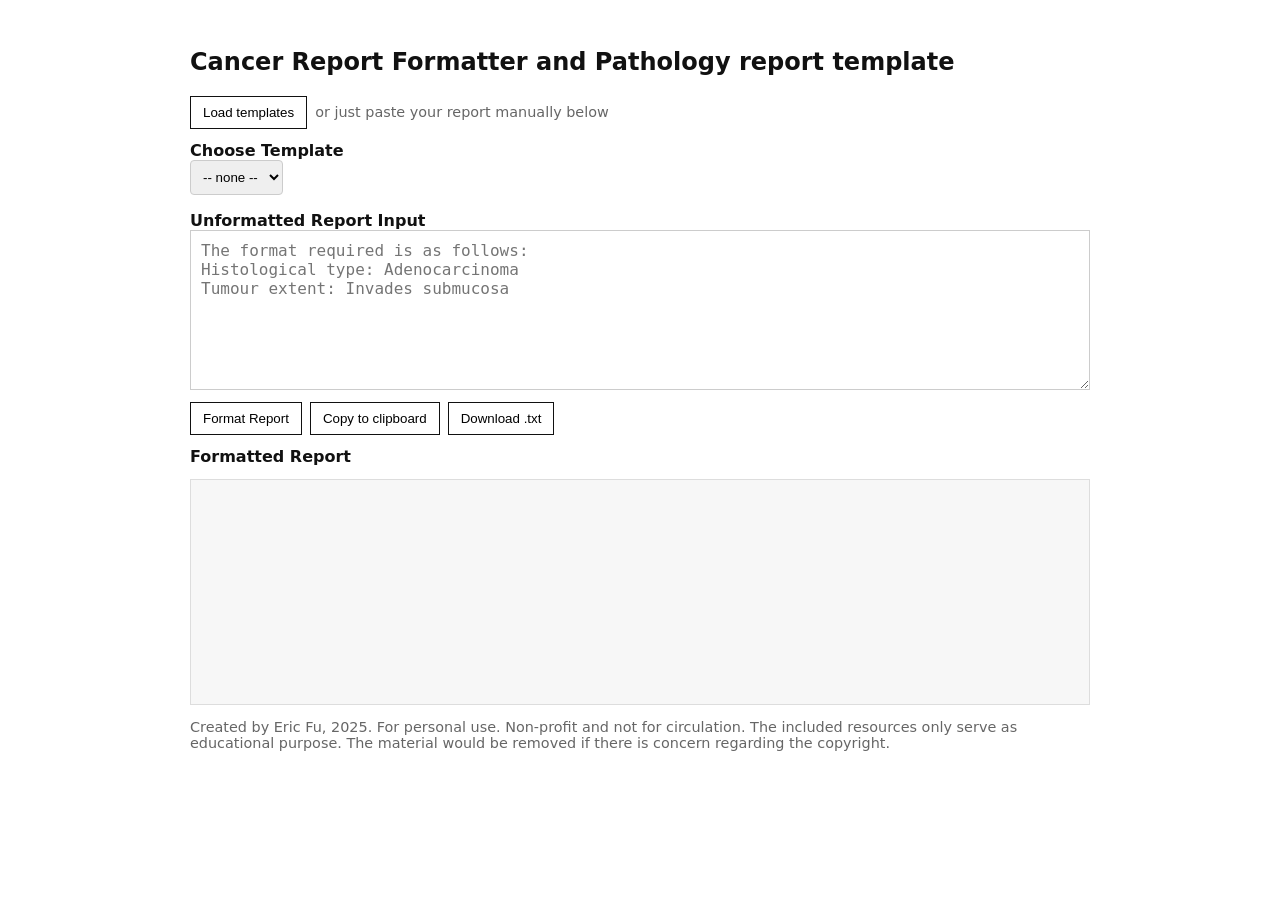
<file: index.html>
<!doctype html>
<html>
<head>
  <meta charset="utf-8"/>
  <meta name="viewport" content="width=device-width,initial-scale=1"/>
  <title>Web App for Pathology Reports</title>
  <style>
    body{font-family:system-ui,-apple-system,Segoe UI,Roboto,Arial; padding:20px; color:#111}
    .container{max-width:900px;margin:0 auto}
    label{font-weight:600;display:block;margin-top:12px}
    textarea{width:100%;min-height:160px;font-family:monospace;font-size: 16px;padding:10px;border:1px solid #ccc;box-sizing:border-box}
    pre{white-space:pre-wrap;background:#f7f7f7;padding:12px;border:1px solid #ddd;min-height:200px}
    .row{display:flex;gap:8px;margin-top:8px;align-items:center}
    select,input[type="text"]{padding:8px;border:1px solid #ccc;border-radius:4px}
    button{padding:8px 12px;border:1px solid #111;background:#fff;cursor:pointer}
    .muted{color:#666;font-size:0.9rem}
  </style>
</head>
<body>
  <div class="container">
    <h2>Cancer Report Formatter and Pathology report template</h2>
    
    <input id="csvUrl" type="hidden" value="https://docs.google.com/spreadsheets/d/e/2PACX-1vRIMyFywb76pgt3-m-p97o6y-Qul9HWgxX7V_0W7nvgCc1z5ogWejCUGRj0SlFzER9Gtk3DTJcqSiPv/pub?output=csv">

    <div class="row">
      <button id="loadCsv">Load templates</button>
      <span class="muted">or just paste your report manually below</span>
    </div>

<label for="templateSelect">Choose Template</label>
<select id="templateSelect"><option value="">-- none --</option></select>
<p><a id="templateLink" href="#" target="_blank" style="display:none; font-size:0.9rem;">View template reference</a></p>
<p><a id="templateLink2" href="#" target="_blank" style="display:none; font-size:0.9rem;">Quick Reference</a></p>

    <label for="inputText">Unformatted Report Input</label>
    <textarea id="inputText" placeholder="The format required is as follows:&#10;Histological type: Adenocarcinoma&#10;Tumour extent: Invades submucosa"></textarea>

    <div id="pdfContainer" style="display:none; width:100%; height:400px; border:1px solid #ccc; margin-top:1rem;">
      <iframe id="pdfViewer" src="" width="100%" height="100%" style="border:none;"></iframe>
    </div>
    
    <div class="row">
      <button id="formatBtn">Format Report</button>
      <button id="copyBtn">Copy to clipboard</button>
      <button id="downloadBtn">Download .txt</button>
    </div>

    <label>Formatted Report</label>
    <pre id="output" aria-live="polite"></pre>

    <p class="muted">Created by Eric Fu, 2025. For personal use. Non-profit and not for circulation. The included resources only serve as educational purpose. The material would be removed if there is concern regarding the copyright.</p>
  </div>

<script>
/* ---------- CSV parser that handles quoted fields with embedded newlines ----------
   Returns array of rows; each row is array of cell strings.
   Lightweight, robust for Google Sheets CSV.
*/
function parseCSV(text){
  const rows = [];
  let i = 0, len = text.length;
  let row = [], cell = '', inQuotes = false;

  while(i < len){
    const ch = text[i];
    if(inQuotes){
      if(ch === '"'){
        if(text[i+1] === '"'){ cell += '"'; i += 2; continue; } // escaped quote
        else { inQuotes = false; i++; continue; }
      } else {
        cell += ch;
        i++;
        continue;
      }
    } else {
      if(ch === '"'){ inQuotes = true; i++; continue; }
      if(ch === ','){ row.push(cell); cell = ''; i++; continue; }
      if(ch === '\r'){ i++; continue; }
      if(ch === '\n'){ row.push(cell); rows.push(row); row = []; cell = ''; i++; continue; }
      cell += ch; i++;
    }
  }
  // push last
  if(inQuotes === false){
    if(cell !== '' || row.length > 0){ row.push(cell); rows.push(row); }
  }
  return rows;
}

/* ----------------- Format logic -----------------
   - lines with ":" are parsed as key:value
   - key + ":" left, datum starts at column 41 (index 40 zero-based)
   - wrap value lines at 80 chars, don't break words
*/
function wrapWords(text, maxWidth){
  if(!text) return [];
  const words = text.split(/\s+/);
  const lines = [];
  let cur = '';
  for(const w of words){
    if((cur.length ? cur.length + 1 + w.length : w.length) > maxWidth){
      if(cur) lines.push(cur);
      cur = w;
    } else {
      cur = cur ? (cur + ' ' + w) : w;
    }
  }
  if(cur) lines.push(cur);
  return lines;
}

function formatReportFromInput(inputText){
  const inLines = inputText.split(/\r?\n/);
  const indent = 40; // datum starts at column 41 (so 40 spaces)
  const maxTotal = 80;
  const valueWidth = maxTotal - indent;
  const outLines = [];

  for(const rawLine of inLines){
    // preserve empty lines
    if(rawLine.trim() === ''){ outLines.push(''); continue; }

    if(rawLine.indexOf(':') === -1){
      // no colon — keep line as is
      outLines.push(rawLine);
      continue;
    }

    // split at first colon
    const idx = rawLine.indexOf(':');
    const key = rawLine.slice(0, idx).trim();
    const value = rawLine.slice(idx+1).trim();

    const keyPart = key + ':';
    const padLen = Math.max(indent - keyPart.length, 1);
    const pad = ' '.repeat(padLen);

    // wrap the value to valueWidth characters, not splitting words
    const vlines = wrapWords(value, valueWidth);
    if(vlines.length === 0){
      outLines.push(keyPart + pad);
    } else {
      outLines.push(keyPart + pad + vlines[0]);
      for(let i=1;i<vlines.length;i++){
        outLines.push(' '.repeat(indent) + vlines[i]);
      }
    }
  }

  return outLines.join('\n');
}

/* ----------------- UI wiring ----------------- */
const csvInput = document.getElementById('csvUrl');
const loadCsvBtn = document.getElementById('loadCsv');
const templateSelect = document.getElementById('templateSelect');
const inputText = document.getElementById('inputText');
const formatBtn = document.getElementById('formatBtn');
const outputEl = document.getElementById('output');
const copyBtn = document.getElementById('copyBtn');
const downloadBtn = document.getElementById('downloadBtn');

// populate dropdown from rows (name, body, link)
function populateTemplates(rows) {
  templateSelect.innerHTML = '<option value="">-- none --</option>';
  const templates = [];
  for (let i = 1; i < rows.length; i++) {
    const r = rows[i];
    const name = (r[0] || '').toString().trim();
    const body = (r[1] || '').toString();
    const link = (r[2] || '').toString().trim();
    const link2 = (r[3] || '').toString().trim();
    if (name) {
      const opt = document.createElement('option');
      opt.value = templates.length;
      opt.textContent = name;
      templateSelect.appendChild(opt);
      templates.push({ name, body, link, link2 });
    }
  }
  templateSelect._templates = templates;
}


// fetch CSV and populate
async function fetchAndLoadCSV(url){
  try{
    const res = await fetch(url);
    if(!res.ok) throw new Error('Fetch failed: ' + res.status);
    const text = await res.text();
    const rows = parseCSV(text);
    populateTemplates(rows);
  } catch(err){
    console.error(err);
    alert('Failed to load template: ' + err.message + '\nYou can still paste templates manually.');
  }
}

// events
loadCsvBtn.addEventListener('click', ()=>{
  const url = csvInput.value.trim();
  if(!url){ alert('Paste the published CSV URL into the field above, then click Load templates.'); return; }
  fetchAndLoadCSV(url);
});

// When user selects a template
templateSelect.addEventListener('change', async () => {
  const idx = templateSelect.value;
  const linkEl = document.getElementById('templateLink');
  const linkE2 = document.getElementById('templateLink2');
  const pdfContainer = document.getElementById('pdfContainer');
  const pdfViewer = document.getElementById('pdfViewer');
  const templates = templateSelect._templates || [];

  // Reset UI
  inputText.value = '';
  linkEl.style.display = 'none';
  linkE2.style.display = 'none';
  pdfContainer.style.display = 'none';
  pdfViewer.src = '';

  if (idx === '') return;

  const tpl = templates[Number(idx)];
  if (!tpl) return;

  // Fill text
  inputText.value = tpl.body;

  // Check link validity
  if (tpl.link && /^https?:\/\//i.test(tpl.link)) {
    let pdfUrl = tpl.link.trim();

    // --- Display the clickable reference link ---
    linkEl.href = tpl.link;
    linkEl.textContent = `View reference for ${tpl.name}`;
    linkEl.style.display = 'inline';

    // --- Try to display PDF ---
    pdfViewer.src = pdfUrl;
    pdfContainer.style.display = 'block';

    // --- Auto-output ---
    const out = formatReportFromInput(inputText.value || '');
    outputEl.textContent = out || '(no output)';
  }

  // Check link2 validity
  if (tpl.link2 && /^https?:\/\//i.test(tpl.link2)) {

    // --- Display the clickable reference link ---
    linkE2.href = tpl.link2;
    linkE2.textContent = `Quick reference for ${tpl.name}`;
    linkE2.style.display = 'inline';

  }
});

  
formatBtn.addEventListener('click', ()=>{
  const out = formatReportFromInput(inputText.value || '');
  outputEl.textContent = out || '(no output)';
});

copyBtn.addEventListener('click', async ()=>{
  const text = outputEl.textContent;
  if(!text) return alert('Nothing to copy');
  try{
    await navigator.clipboard.writeText(text);
    alert('Copied to clipboard');
  }catch(e){ alert('Copy failed: ' + e.message); }
});

downloadBtn.addEventListener('click', ()=>{
  const text = outputEl.textContent;
  if(!text) return alert('Nothing to download');
  const blob = new Blob([text], {type:'text/plain'});
  const a = document.createElement('a');
  a.href = URL.createObjectURL(blob);
  a.download = 'Formatted_Report.txt';
  document.body.appendChild(a);
  a.click();
  a.remove();
  URL.revokeObjectURL(a.href);
});

document.addEventListener("DOMContentLoaded", () => {
  const url = document.getElementById('csvUrl').value;
  if (url) fetchAndLoadCSV(url);
});

</script>
</body>
</html>
</file>
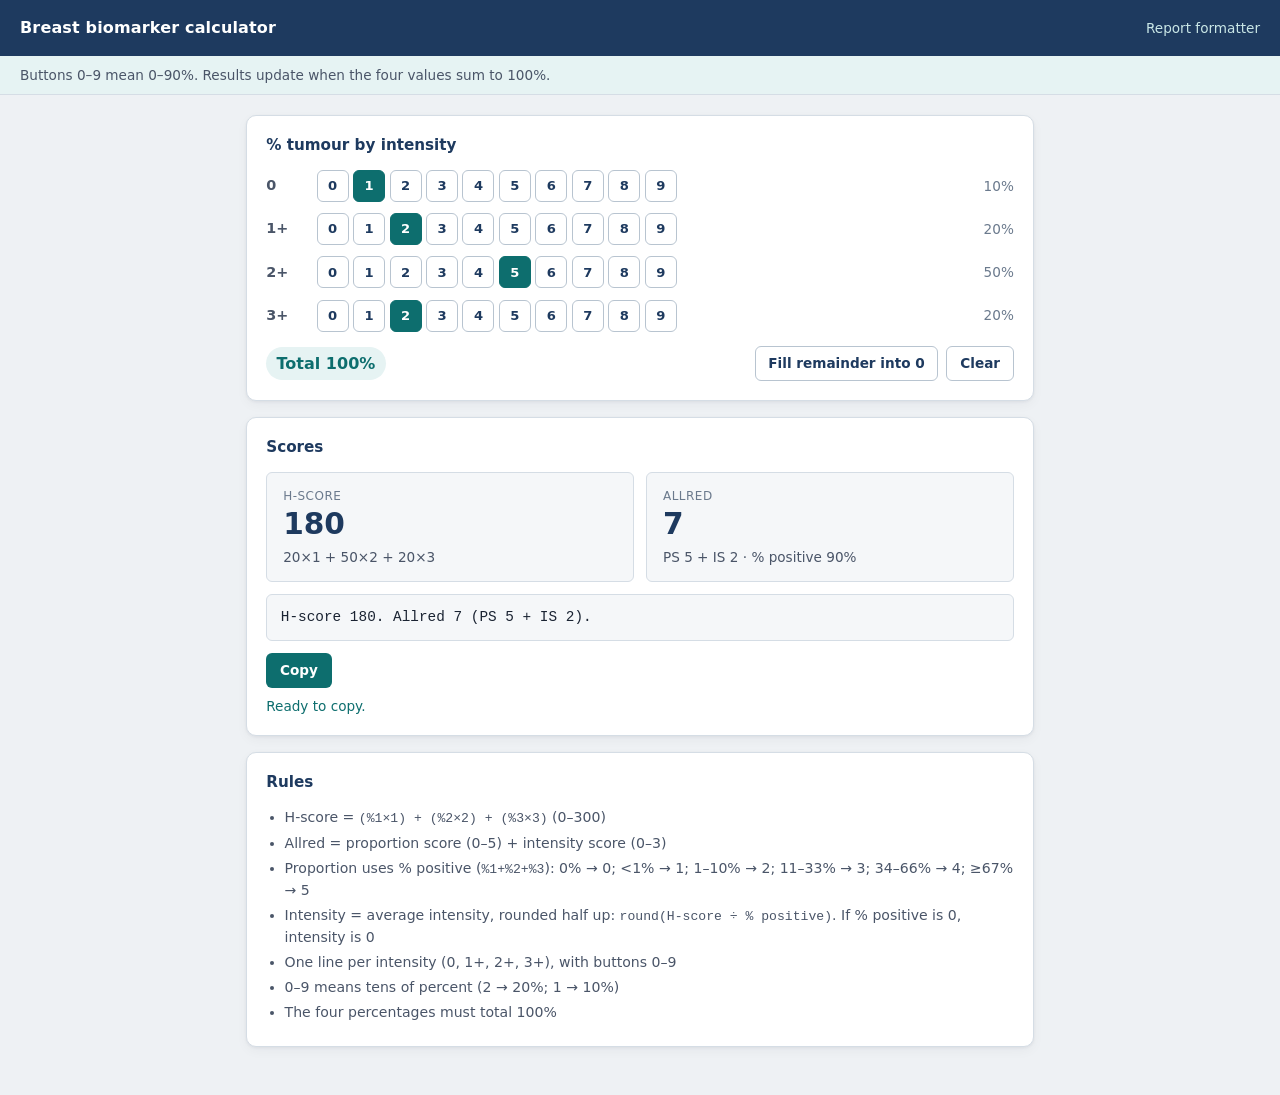
<file: breast-biomarker.html>
<!doctype html>
<html lang="en">
<head>
  <meta charset="utf-8"/>
  <meta name="viewport" content="width=device-width,initial-scale=1"/>
  <title>Breast biomarker calculator</title>
  <style>
    :root {
      --bg: #eef1f4;
      --surface: #ffffff;
      --surface-muted: #f5f7f9;
      --border: #d5dde5;
      --border-strong: #b8c4d0;
      --text: #1a2332;
      --text-secondary: #4a5568;
      --text-muted: #6b7a8d;
      --accent: #0d6e6e;
      --accent-hover: #0a5858;
      --accent-soft: #e6f3f3;
      --accent-ring: rgba(13, 110, 110, 0.35);
      --navy: #1e3a5f;
      --danger: #b42318;
      --danger-soft: #fef3f2;
      --ok: #0d6e6e;
      --ok-soft: #e6f3f3;
      --shadow: 0 1px 3px rgba(26, 35, 50, 0.06), 0 4px 12px rgba(26, 35, 50, 0.04);
      --radius: 10px;
      --radius-sm: 6px;
      --font-ui: "Segoe UI", system-ui, -apple-system, Roboto, "Helvetica Neue", Arial, sans-serif;
      --font-mono: "SF Mono", "Cascadia Code", "Consolas", "Liberation Mono", Menlo, monospace;
      --header-h: 56px;
    }
    *, *::before, *::after { box-sizing: border-box; }
    html, body { margin: 0; padding: 0; }
    body {
      font-family: var(--font-ui);
      color: var(--text);
      background: var(--bg);
      line-height: 1.5;
      -webkit-font-smoothing: antialiased;
    }
    .app-header {
      height: var(--header-h);
      background: var(--navy);
      color: #fff;
      display: flex;
      align-items: center;
      justify-content: space-between;
      padding: 0 1.25rem;
      box-shadow: 0 1px 0 rgba(0,0,0,0.08);
    }
    .app-header h1 { font-size: 1rem; font-weight: 600; margin: 0; letter-spacing: 0.01em; }
    .app-header a { color: #c9e6e6; text-decoration: none; font-size: 0.85rem; }
    .app-header a:hover { text-decoration: underline; }
    .banner {
      background: var(--accent-soft);
      color: var(--text-secondary);
      font-size: 0.85rem;
      padding: 0.55rem 1.25rem;
      border-bottom: 1px solid var(--border);
    }
    main {
      max-width: 820px;
      margin: 1.25rem auto 3rem;
      padding: 0 1rem;
      display: grid;
      gap: 1rem;
    }
    .card {
      background: var(--surface);
      border: 1px solid var(--border);
      border-radius: var(--radius);
      box-shadow: var(--shadow);
      padding: 1.1rem 1.2rem 1.2rem;
    }
    .card-title { margin: 0 0 0.85rem; font-size: 0.95rem; color: var(--navy); }
    .rows { display: grid; gap: 0.7rem; }
    .row {
      display: grid;
      grid-template-columns: 2.6rem 1fr 3.2rem;
      align-items: center;
      gap: 0.55rem;
    }
    .row .lab { font-size: 0.9rem; color: var(--text-secondary); font-weight: 650; }
    .row .pct { color: var(--text-muted); font-size: 0.85rem; text-align: right; font-variant-numeric: tabular-nums; }
    .pads {
      display: flex;
      flex-wrap: wrap;
      gap: 0.28rem;
    }
    .pads button {
      font: inherit;
      font-size: 0.82rem;
      font-weight: 650;
      min-width: 2rem;
      height: 2rem;
      padding: 0 0.3rem;
      border-radius: var(--radius-sm);
      border: 1px solid var(--border-strong);
      background: var(--surface);
      color: var(--navy);
      cursor: pointer;
    }
    .pads button:hover { background: var(--surface-muted); }
    .pads button.active {
      background: var(--accent);
      border-color: var(--accent);
      color: #fff;
    }
    .pads button:focus-visible { outline: 2px solid var(--accent-ring); outline-offset: 1px; }
    .total-row {
      margin-top: 0.9rem;
      display: flex;
      align-items: center;
      justify-content: space-between;
      gap: 0.75rem;
      flex-wrap: wrap;
    }
    .total {
      font-variant-numeric: tabular-nums;
      font-weight: 650;
      padding: 0.3rem 0.65rem;
      border-radius: 999px;
      background: var(--danger-soft);
      color: var(--danger);
    }
    .total.ok { background: var(--ok-soft); color: var(--ok); }
    .actions { display: flex; gap: 0.5rem; flex-wrap: wrap; }
    .btn-primary, .btn-secondary {
      font: inherit;
      font-size: 0.85rem;
      font-weight: 600;
      border-radius: var(--radius-sm);
      padding: 0.4rem 0.8rem;
      cursor: pointer;
      border: 1px solid transparent;
    }
    .btn-primary { background: var(--accent); color: #fff; }
    .btn-primary:hover { background: var(--accent-hover); }
    .btn-primary:disabled { opacity: 0.45; cursor: not-allowed; }
    .btn-secondary { background: var(--surface); color: var(--navy); border-color: var(--border-strong); }
    .btn-secondary:hover { background: var(--surface-muted); }
    .scores { display: grid; grid-template-columns: 1fr 1fr; gap: 0.75rem; }
    @media (max-width: 560px) { .scores { grid-template-columns: 1fr; } }
    .score-box {
      background: var(--surface-muted);
      border: 1px solid var(--border);
      border-radius: var(--radius-sm);
      padding: 0.85rem 1rem;
    }
    .score-box .label { font-size: 0.75rem; text-transform: uppercase; letter-spacing: 0.04em; color: var(--text-muted); }
    .score-box .value { font-size: 1.85rem; font-weight: 700; color: var(--navy); line-height: 1.2; margin-top: 0.15rem; }
    .score-box .sub { font-size: 0.85rem; color: var(--text-secondary); margin-top: 0.25rem; }
    .output-pre {
      margin: 0.75rem 0 0;
      padding: 0.75rem 0.85rem;
      background: var(--surface-muted);
      border: 1px solid var(--border);
      border-radius: var(--radius-sm);
      font-family: var(--font-mono);
      font-size: 0.9rem;
      white-space: pre-wrap;
      min-height: 2.6rem;
    }
    .rules { margin: 0; padding-left: 1.15rem; color: var(--text-secondary); font-size: 0.88rem; }
    .rules li { margin: 0.25rem 0; }
    .rules code { font-family: var(--font-mono); font-size: 0.82rem; }
    .status-msg { min-height: 1.2em; font-size: 0.85rem; color: var(--text-muted); margin-top: 0.5rem; }
    .status-msg.error { color: var(--danger); }
    .status-msg.ok { color: var(--ok); }
  </style>
</head>
<body>
  <header class="app-header">
    <h1>Breast biomarker calculator</h1>
    <a href="https://ericfumc.github.io/reporting/index2.html">Report formatter</a>
  </header>
  <div class="banner">Buttons 0–9 mean 0–90%. Results update when the four values sum to 100%.</div>
  <main>
    <section class="card" aria-labelledby="input-title">
      <h2 class="card-title" id="input-title">% tumour by intensity</h2>
      <div class="rows" id="rows"></div>
      <div class="total-row">
        <div id="totalBadge" class="total ok" aria-live="polite">Total 100%</div>
        <div class="actions">
          <button type="button" class="btn-secondary" id="btnFill">Fill remainder into 0</button>
          <button type="button" class="btn-secondary" id="btnClear">Clear</button>
        </div>
      </div>
    </section>

    <section class="card" aria-labelledby="out-title">
      <h2 class="card-title" id="out-title">Scores</h2>
      <div class="scores">
        <div class="score-box">
          <div class="label">H-score</div>
          <div class="value" id="hValue">—</div>
          <div class="sub" id="hSub"></div>
        </div>
        <div class="score-box">
          <div class="label">Allred</div>
          <div class="value" id="aValue">—</div>
          <div class="sub" id="aSub"></div>
        </div>
      </div>
      <pre class="output-pre" id="reportLine" aria-label="Report line"></pre>
      <div class="actions" style="margin-top:0.7rem">
        <button type="button" class="btn-primary" id="btnCopy" disabled>Copy</button>
      </div>
      <div class="status-msg" id="status"></div>
    </section>

    <section class="card">
      <h2 class="card-title">Rules</h2>
      <ul class="rules">
        <li>H-score = <code>(%1×1) + (%2×2) + (%3×3)</code> (0–300)</li>
        <li>Allred = proportion score (0–5) + intensity score (0–3)</li>
        <li>Proportion uses % positive (<code>%1+%2+%3</code>): 0% → 0; &lt;1% → 1; 1–10% → 2; 11–33% → 3; 34–66% → 4; ≥67% → 5</li>
        <li>Intensity = average intensity, rounded half up: <code>round(H-score ÷ % positive)</code>. If % positive is 0, intensity is 0</li>
        <li>One line per intensity (0, 1+, 2+, 3+), with buttons 0–9</li>
        <li>0–9 means tens of percent (2 → 20%; 1 → 10%)</li>
        <li>The four percentages must total 100%</li>
      </ul>
    </section>
  </main>
  <script>
    (function () {
      const keys = ["p0", "p1", "p2", "p3"];
      const labels = { p0: "0", p1: "1+", p2: "2+", p3: "3+" };
      const selected = { p0: 1, p1: 2, p2: 5, p3: 2 };

      const totalBadge = document.getElementById("totalBadge");
      const hValue = document.getElementById("hValue");
      const hSub = document.getElementById("hSub");
      const aValue = document.getElementById("aValue");
      const aSub = document.getElementById("aSub");
      const reportLine = document.getElementById("reportLine");
      const btnCopy = document.getElementById("btnCopy");
      const status = document.getElementById("status");
      const rows = document.getElementById("rows");

      function expandPct(n) {
        if (n === null || n === undefined) return null;
        if (Number.isInteger(n) && n >= 0 && n <= 9) return n * 10;
        return n;
      }

      function formatNum(n) {
        if (Number.isInteger(n)) return String(n);
        return String(Math.round(n * 1000) / 1000);
      }

      function roundHalfUp(x) {
        return Math.floor(x + 0.5);
      }

      function proportionScore(positive) {
        if (positive <= 0) return 0;
        if (positive < 1) return 1;
        if (positive <= 10) return 2;
        if (positive <= 33) return 3;
        if (positive <= 66) return 4;
        return 5;
      }

      function calculate(p0, p1, p2, p3) {
        const hScore = p1 * 1 + p2 * 2 + p3 * 3;
        const positive = p1 + p2 + p3;
        const ps = proportionScore(positive);
        const is = positive > 0 ? roundHalfUp(hScore / positive) : 0;
        const allred = ps + is;
        return { hScore: hScore, positive: positive, ps: ps, is: is, allred: allred };
      }

      function buildRows() {
        keys.forEach(function (key, i) {
          const row = document.createElement("div");
          row.className = "row";
          const lab = document.createElement("div");
          lab.className = "lab";
          lab.textContent = labels[key];
          const pads = document.createElement("div");
          pads.className = "pads";
          pads.setAttribute("role", "radiogroup");
          pads.setAttribute("aria-label", labels[key] + " percentage");
          for (let n = 0; n <= 9; n++) {
            const b = document.createElement("button");
            b.type = "button";
            b.textContent = String(n);
            b.dataset.key = key;
            b.dataset.n = String(n);
            b.setAttribute("aria-pressed", "false");
            b.addEventListener("click", function () {
              selected[key] = n;
              syncPads();
              render();
            });
            pads.appendChild(b);
          }
          const pct = document.createElement("div");
          pct.className = "pct";
          pct.id = "shown" + i;
          row.appendChild(lab);
          row.appendChild(pads);
          row.appendChild(pct);
          rows.appendChild(row);
        });
      }

      function syncPads() {
        keys.forEach(function (key, i) {
          const val = selected[key];
          document.querySelectorAll('.pads button[data-key="' + key + '"]').forEach(function (b) {
            const on = val !== null && Number(b.dataset.n) === val;
            b.classList.toggle("active", on);
            b.setAttribute("aria-pressed", on ? "true" : "false");
          });
          const shown = document.getElementById("shown" + i);
          const pct = expandPct(val);
          shown.textContent = (pct === null) ? "" : formatNum(pct) + "%";
        });
      }

      function clearResults(msg, kind) {
        hValue.textContent = "—";
        hSub.textContent = "";
        aValue.textContent = "—";
        aSub.textContent = "";
        reportLine.textContent = "";
        btnCopy.disabled = true;
        btnCopy.dataset.line = "";
        status.textContent = msg || "";
        status.className = "status-msg" + (kind ? " " + kind : "");
      }

      function render() {
        const raws = keys.map(function (k) { return selected[k]; });
        if (raws.some(function (v) { return v === null; })) {
          const some = raws.some(function (v) { return v !== null; });
          totalBadge.textContent = some ? "Select all four intensities" : "Select 0–9 for each intensity";
          totalBadge.className = "total";
          clearResults("Choose a button (0–9) on each line.");
          return;
        }
        const vals = raws.map(expandPct);
        const sum = vals.reduce(function (a, b) { return a + b; }, 0);
        const ok = Math.abs(sum - 100) < 1e-6;
        totalBadge.textContent = "Total " + formatNum(sum) + "%";
        totalBadge.className = "total" + (ok ? " ok" : "");
        if (!ok) {
          const delta = 100 - sum;
          const dir = delta > 0 ? "short by " + formatNum(delta) + "%" : "over by " + formatNum(-delta) + "%";
          clearResults("Percentages must total 100% (" + dir + ").", "error");
          return;
        }
        const r = calculate(vals[0], vals[1], vals[2], vals[3]);
        const hShow = formatNum(r.hScore);
        hValue.textContent = hShow;
        hSub.textContent = formatNum(vals[1]) + "×1 + " + formatNum(vals[2]) + "×2 + " + formatNum(vals[3]) + "×3";
        aValue.textContent = String(r.allred);
        aSub.textContent = "PS " + r.ps + " + IS " + r.is + "  ·  % positive " + formatNum(r.positive) + "%";
        const line = "H-score " + hShow + ". Allred " + r.allred + " (PS " + r.ps + " + IS " + r.is + ").";
        reportLine.textContent = line;
        btnCopy.disabled = false;
        btnCopy.dataset.line = line;
        status.textContent = "Ready to copy.";
        status.className = "status-msg ok";
      }

      function fillRemainderIntoZero(state) {
        const p1 = expandPct(state.p1) || 0;
        const p2 = expandPct(state.p2) || 0;
        const p3 = expandPct(state.p3) || 0;
        const rest = 100 - (p1 + p2 + p3);
        if (rest < 0 || rest > 100) {
          return { ok: false, rest: rest, shorthand: null, message: null };
        }
        const tens = Math.round(rest / 10);
        // Buttons are 0–9 only (0–90%). Never store 10, which has no button.
        if (Math.abs(rest - tens * 10) > 1e-9 || tens < 0 || tens > 9) {
          return {
            ok: false,
            rest: rest,
            shorthand: null,
            message: "Remainder is " + formatNum(rest) + "% — Fill zero only works when that is a multiple of 10 from 0–90%."
          };
        }
        return { ok: true, rest: rest, shorthand: tens, message: null };
      }

      document.getElementById("btnFill").addEventListener("click", function () {
        const result = fillRemainderIntoZero(selected);
        if (!result.ok) {
          if (result.message) {
            status.textContent = result.message;
            status.className = "status-msg error";
          }
          return;
        }
        selected.p0 = result.shorthand;
        syncPads();
        render();
      });

      document.getElementById("btnClear").addEventListener("click", function () {
        keys.forEach(function (k) { selected[k] = null; });
        syncPads();
        render();
      });

      btnCopy.addEventListener("click", function () {
        const line = btnCopy.dataset.line || "";
        if (!line) return;
        function ok() {
          status.textContent = "Copied.";
          status.className = "status-msg ok";
        }
        if (navigator.clipboard && navigator.clipboard.writeText) {
          navigator.clipboard.writeText(line).then(ok).catch(function () {
            status.textContent = "Copy failed — select the report line instead.";
            status.className = "status-msg error";
          });
        } else {
          ok();
        }
      });

      window.biomarkerCalc = { calculate: calculate, proportionScore: proportionScore, roundHalfUp: roundHalfUp, expandPct: expandPct, fillRemainderIntoZero: fillRemainderIntoZero };
      buildRows();
      syncPads();
      render();
    })();
  </script>
</body>
</html>
</file>
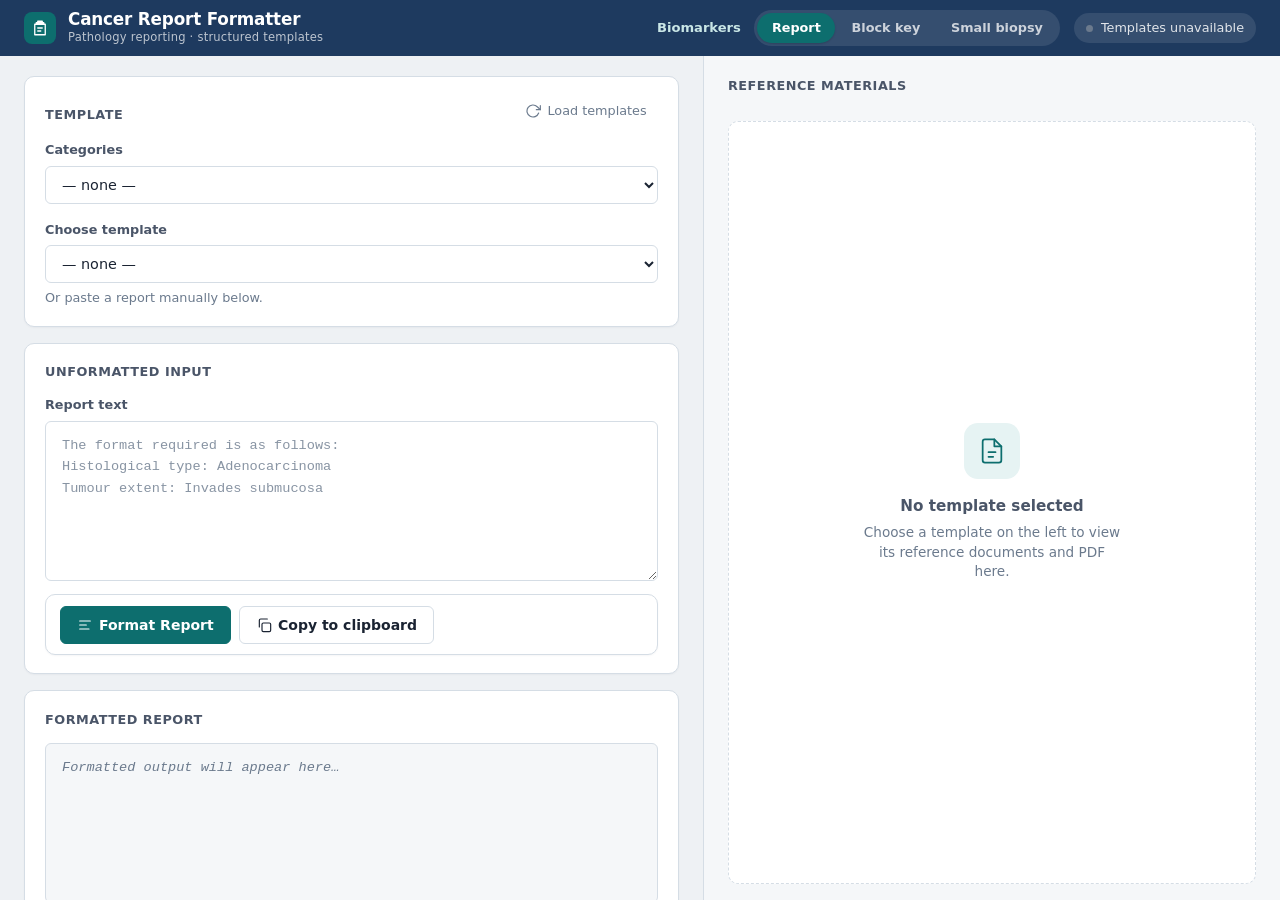
<file: index2.html>
<!doctype html>
<html lang="en">
<head>
  <meta charset="utf-8"/>
  <meta name="viewport" content="width=device-width,initial-scale=1"/>
  <title>Cancer Report Formatter — Pathology</title>
  <style>
    :root {
      --bg: #eef1f4;
      --surface: #ffffff;
      --surface-muted: #f5f7f9;
      --border: #d5dde5;
      --border-strong: #b8c4d0;
      --text: #1a2332;
      --text-secondary: #4a5568;
      --text-muted: #6b7a8d;
      --accent: #0d6e6e;
      --accent-hover: #0a5858;
      --accent-soft: #e6f3f3;
      --accent-ring: rgba(13, 110, 110, 0.35);
      --navy: #1e3a5f;
      --danger: #b42318;
      --danger-soft: #fef3f2;
      --shadow-sm: 0 1px 2px rgba(26, 35, 50, 0.04);
      --shadow: 0 1px 3px rgba(26, 35, 50, 0.06), 0 4px 12px rgba(26, 35, 50, 0.04);
      --radius: 10px;
      --radius-sm: 6px;
      --font-ui: "Segoe UI", system-ui, -apple-system, Roboto, "Helvetica Neue", Arial, sans-serif;
      --font-mono: "SF Mono", "Cascadia Code", "Consolas", "Liberation Mono", Menlo, monospace;
      --header-h: 56px;
    }

    /* Block key mode — pink tone (header/accents inherit via body.mode-block) */
    body.mode-block {
      --accent: #c2185b;
      --accent-hover: #ad1457;
      --accent-soft: #fce4ec;
      --accent-ring: rgba(194, 24, 91, 0.35);
      --navy: #6d214f;
      --bg: #faf5f7;
      --border: #e8d0da;
      --border-strong: #d4a5b8;
      --surface-muted: #fdf2f6;
    }
    body.mode-block .app-header {
      box-shadow: 0 1px 0 rgba(194, 24, 91, 0.25);
    }
    body.mode-block .card {
      border-color: var(--border);
    }
    body.mode-block .mode-switch {
      background: rgba(255,255,255,0.14);
    }

    /* Small biopsy mode — indigo tone (distinct from teal Report and pink Block key) */
    body.mode-biopsy {
      --accent: #2c4aa0;
      --accent-hover: #243e88;
      --accent-soft: #e8edf8;
      --accent-ring: rgba(44, 74, 160, 0.35);
      --navy: #24315e;
      --bg: #f3f5fa;
      --border: #cfd6e6;
      --border-strong: #a8b4cc;
      --surface-muted: #eef1f8;
    }
    body.mode-biopsy .app-header {
      box-shadow: 0 1px 0 rgba(36, 49, 94, 0.25);
    }
    body.mode-biopsy .card {
      border-color: var(--border);
    }
    body.mode-biopsy .mode-switch {
      background: rgba(255,255,255,0.14);
    }

    *, *::before, *::after { box-sizing: border-box; }

    html, body {
      height: 100%;
      margin: 0;
      padding: 0;
    }

    body {
      font-family: var(--font-ui);
      color: var(--text);
      background: var(--bg);
      line-height: 1.5;
      -webkit-font-smoothing: antialiased;
      overflow: hidden;
    }

    /* ----- Header ----- */
    .app-header {
      height: var(--header-h);
      background: var(--navy);
      color: #fff;
      display: flex;
      align-items: center;
      justify-content: space-between;
      padding: 0 1.5rem;
      flex-shrink: 0;
      box-shadow: 0 1px 0 rgba(0,0,0,0.08);
      gap: 1rem;
    }

    .app-brand {
      display: flex;
      align-items: center;
      gap: 0.75rem;
      min-width: 0;
    }

    .app-brand-mark {
      width: 32px;
      height: 32px;
      border-radius: 8px;
      background: var(--accent);
      display: grid;
      place-items: center;
      flex-shrink: 0;
    }

    .app-brand-mark svg {
      width: 18px;
      height: 18px;
      fill: none;
      stroke: #fff;
      stroke-width: 1.75;
      stroke-linecap: round;
      stroke-linejoin: round;
    }

    .app-title {
      font-size: 1.05rem;
      font-weight: 600;
      letter-spacing: -0.01em;
      margin: 0;
      line-height: 1.2;
    }

    .app-subtitle {
      font-size: 0.72rem;
      opacity: 0.7;
      font-weight: 400;
      margin: 0;
      letter-spacing: 0.02em;
    }

    .header-right {
      display: flex;
      align-items: center;
      gap: 0.85rem;
      flex-shrink: 0;
    }
    .header-link {
      color: #c9e6e6;
      text-decoration: none;
      font-size: 0.82rem;
      font-weight: 600;
    }
    .header-link:hover { text-decoration: underline; }

    .mode-switch {
      display: inline-flex;
      background: rgba(255,255,255,0.1);
      border-radius: 999px;
      padding: 3px;
      gap: 2px;
    }
    .mode-switch button {
      appearance: none;
      border: none;
      background: transparent;
      color: rgba(255,255,255,0.75);
      font-family: var(--font-ui);
      font-size: 0.8rem;
      font-weight: 550;
      padding: 0.4rem 0.9rem;
      border-radius: 999px;
      cursor: pointer;
      line-height: 1.3;
      transition: background 0.15s, color 0.15s;
    }
    .mode-switch button:hover {
      color: #fff;
      background: rgba(255,255,255,0.08);
    }
    .mode-switch button.active {
      background: var(--accent);
      color: #fff;
      box-shadow: 0 1px 2px rgba(0,0,0,0.15);
    }
    .mode-switch button:focus-visible {
      outline: none;
      box-shadow: 0 0 0 3px var(--accent-ring);
    }

    .header-status {
      display: flex;
      align-items: center;
      gap: 0.5rem;
      font-size: 0.8rem;
      color: rgba(255,255,255,0.85);
      background: rgba(255,255,255,0.1);
      padding: 0.35rem 0.75rem;
      border-radius: 999px;
    }

    .status-dot {
      width: 7px;
      height: 7px;
      border-radius: 50%;
      background: #6b7a8d;
      flex-shrink: 0;
    }

    .status-dot.ready {
      background: #34d399;
      box-shadow: 0 0 0 2px rgba(52, 211, 153, 0.25);
    }

    .status-dot.loading {
      background: #fbbf24;
      animation: pulse 1s ease-in-out infinite;
    }

    @keyframes pulse {
      0%, 100% { opacity: 1; }
      50% { opacity: 0.4; }
    }

    /* ----- Layout ----- */
    .app-body {
      display: flex;
      height: calc(100vh - var(--header-h));
      overflow: hidden;
    }
    .app-body.mode-block .format-only,
    .app-body.mode-biopsy .format-only { display: none !important; }
    .app-body.mode-format .block-pane,
    .app-body.mode-biopsy .block-pane { display: none !important; }
    .app-body.mode-block .block-pane { display: flex; }
    .app-body.mode-format .biopsy-pane,
    .app-body.mode-block .biopsy-pane { display: none !important; }
    .app-body.mode-biopsy .biopsy-pane { display: flex; }

    .block-pane,
    .biopsy-pane {
      flex: 1;
      min-width: 0;
      overflow-y: auto;
      padding: 1.25rem 1.5rem 2rem;
      background: var(--bg);
      justify-content: center;
    }
    .block-pane-inner,
    .biopsy-pane-inner {
      width: 100%;
      max-width: 920px;
      margin: 0 auto;
      display: flex;
      flex-direction: column;
      gap: 1rem;
    }
    .block-pane .card,
    .biopsy-pane .card { margin-bottom: 0; }
    .field-hint {
      font-size: 0.75rem;
      color: var(--text-muted);
      margin: 0.3rem 0 0;
    }
    .chip-row {
      display: flex;
      flex-wrap: wrap;
      gap: 0.4rem;
      margin-top: 0.5rem;
    }
    .chip {
      font-family: var(--font-ui);
      font-size: 0.75rem;
      font-weight: 550;
      padding: 0.25rem 0.65rem;
      border-radius: 999px;
      border: 1px solid var(--border);
      background: var(--surface-muted);
      color: var(--text-secondary);
      cursor: pointer;
    }
    .chip:hover {
      border-color: var(--accent);
      color: var(--accent);
      background: var(--accent-soft);
    }
    .chip.active {
      border-color: var(--accent);
      background: var(--accent-soft);
      color: var(--accent);
    }
    .status-msg {
      font-size: 0.8rem;
      color: var(--text-muted);
      margin-left: 0.35rem;
    }
    .status-msg.ok { color: #0f766e; }
    .status-msg.err { color: var(--danger); }
    .block-pane .output-pre {
      font-variant-ligatures: none;
      white-space: pre;
      overflow-x: auto;
      min-height: 120px;
    }
    .block-pane .output-pre:empty::before {
      content: "Formatted block key will appear here…";
      white-space: normal;
    }
    .block-rules {
      margin: 0;
      padding-left: 1.15rem;
      color: var(--text-secondary);
      font-size: 0.85rem;
    }
    .block-rules li { margin: 0.35rem 0; }
    .block-rules code {
      font-family: var(--font-mono);
      font-size: 0.78rem;
      background: var(--surface-muted);
      padding: 0.1rem 0.35rem;
      border-radius: 4px;
    }

    .biopsy-pane .output-pre {
      font-variant-ligatures: none;
      min-height: 7.5rem;
    }
    .biopsy-pane .output-pre:empty::before {
      content: "Click options to generate a report…";
      white-space: normal;
    }
    .biopsy-organ-row {
      display: flex;
      flex-wrap: wrap;
      align-items: center;
      gap: 0.4rem;
      margin-bottom: 0.9rem;
    }
    .biopsy-organ-row .section-label { margin: 0 0.35rem 0 0; }
    .organ-btn {
      font: inherit;
      font-size: 0.82rem;
      font-weight: 650;
      padding: 0.28rem 0.7rem;
      border-radius: 999px;
      border: 1px solid var(--border-strong);
      background: var(--surface);
      color: var(--navy);
      cursor: default;
    }
    .organ-btn.active {
      background: var(--accent);
      border-color: var(--accent);
      color: #fff;
    }
    .organ-btn[disabled] {
      opacity: 0.45;
      cursor: not-allowed;
      font-weight: 550;
    }
    .biopsy-groups { display: grid; gap: 0.7rem; }
    .biopsy-pads {
      display: flex;
      flex-wrap: wrap;
      gap: 0.3rem;
    }
    .biopsy-pads button {
      font: inherit;
      font-size: 0.82rem;
      font-weight: 650;
      min-height: 2rem;
      padding: 0.2rem 0.65rem;
      border-radius: var(--radius-sm);
      border: 1px solid var(--border-strong);
      background: var(--surface);
      color: var(--navy);
      cursor: pointer;
    }
    .biopsy-pads button:hover { background: var(--surface-muted); }
    .biopsy-pads button.active {
      background: var(--accent);
      border-color: var(--accent);
      color: #fff;
    }
    .biopsy-hint {
      margin: 0.65rem 0 0;
      font-size: 0.78rem;
      color: var(--text-muted);
    }

    .left-pane,
    .right-pane {
      min-width: 0;
      overflow-y: auto;
      padding: 1.25rem 1.5rem;
    }

    .left-pane {
      flex: 0 0 55%;
      border-right: 1px solid var(--border);
      background: var(--bg);
    }

    .right-pane {
      flex: 1;
      display: flex;
      flex-direction: column;
      background: var(--surface-muted);
      padding-bottom: 1rem;
    }

    /* ----- Cards ----- */
    .card {
      background: var(--surface);
      border: 1px solid var(--border);
      border-radius: var(--radius);
      box-shadow: var(--shadow-sm);
      padding: 1.15rem 1.25rem;
      margin-bottom: 1rem;
    }

    .card-header {
      display: flex;
      align-items: baseline;
      justify-content: space-between;
      gap: 0.75rem;
      margin-bottom: 0.85rem;
    }

    .card-title {
      font-size: 0.8rem;
      font-weight: 650;
      text-transform: uppercase;
      letter-spacing: 0.04em;
      color: var(--text-secondary);
      margin: 0;
    }

    .section-label {
      display: block;
      font-size: 0.8rem;
      font-weight: 600;
      color: var(--text-secondary);
      margin: 0 0 0.4rem;
    }

    .field-group {
      margin-bottom: 1rem;
    }

    .field-group:last-child {
      margin-bottom: 0;
    }

    /* ----- Form controls ----- */
    select,
    input[type="text"],
    input[type="search"],
    input[type="url"] {
      width: 100%;
      padding: 0.55rem 0.75rem;
      border: 1px solid var(--border);
      border-radius: var(--radius-sm);
      background: var(--surface);
      color: var(--text);
      font-family: var(--font-ui);
      font-size: 0.9rem;
      transition: border-color 0.15s, box-shadow 0.15s;
    }

    select:hover,
    input[type="text"]:hover,
    input[type="search"]:hover,
    input[type="url"]:hover {
      border-color: var(--border-strong);
    }

    select:focus,
    input[type="text"]:focus,
    input[type="search"]:focus,
    input[type="url"]:focus,
    textarea:focus,
    button:focus-visible {
      outline: none;
      border-color: var(--accent);
      box-shadow: 0 0 0 3px var(--accent-ring);
    }

    .io-grid {
      display: grid;
      grid-template-columns: 1fr;
      gap: 1rem;
      align-items: stretch;
    }
    .io-grid .card {
      margin-bottom: 0;
      display: flex;
      flex-direction: column;
      min-height: 0;
    }
    .io-grid textarea,
    .io-grid .output-pre {
      flex: 1;
      min-height: 160px;
      max-height: none;
    }
    .actions-bar {
      display: flex;
      flex-wrap: wrap;
      gap: 0.5rem;
      align-items: center;
      margin: 0.75rem 0 1rem;
      padding: 0.65rem 0.85rem;
      background: var(--surface);
      border: 1px solid var(--border);
      border-radius: var(--radius);
      box-shadow: var(--shadow-sm);
      position: relative;
      z-index: 1;
    }
    @media (max-width: 1100px) {
      .io-grid { grid-template-columns: 1fr; }
    }
    textarea {
      width: 100%;
      min-height: 140px;
      font-family: var(--font-mono);
      font-size: 0.85rem;
      line-height: 1.55;
      padding: 0.85rem 1rem;
      border: 1px solid var(--border);
      border-radius: var(--radius-sm);
      background: var(--surface);
      color: var(--text);
      resize: vertical;
      transition: border-color 0.15s, box-shadow 0.15s;
    }

    textarea::placeholder {
      color: var(--text-muted);
      opacity: 0.8;
    }

    .output-pre {
      white-space: pre-wrap;
      word-break: break-word;
      background: var(--surface-muted);
      border: 1px solid var(--border);
      border-radius: var(--radius-sm);
      padding: 0.85rem 1rem;
      min-height: 140px;
      margin: 0;
      font-family: var(--font-mono);
      font-size: 0.85rem;
      line-height: 1.55;
      color: var(--text);
    }

    .output-pre:empty::before {
      content: "Formatted output will appear here…";
      color: var(--text-muted);
      font-style: italic;
    }

    .template-controls {
      display: flex;
      flex-direction: column;
      gap: 0;
    }

    /* ----- Buttons ----- */
    .btn-row {
      display: flex;
      flex-wrap: wrap;
      gap: 0.5rem;
      align-items: center;
    }

    button {
      font-family: var(--font-ui);
      font-size: 0.875rem;
      font-weight: 550;
      padding: 0.55rem 1rem;
      border-radius: var(--radius-sm);
      border: 1px solid transparent;
      cursor: pointer;
      transition: background 0.15s, border-color 0.15s, color 0.15s, box-shadow 0.15s;
      display: inline-flex;
      align-items: center;
      gap: 0.4rem;
      line-height: 1.3;
    }

    .btn-primary {
      background: var(--accent);
      color: #fff;
      border-color: var(--accent);
    }

    .btn-primary:hover {
      background: var(--accent-hover);
      border-color: var(--accent-hover);
    }

    .btn-secondary {
      background: var(--surface);
      color: var(--text);
      border-color: var(--border);
    }

    .btn-secondary:hover {
      background: var(--surface-muted);
      border-color: var(--border-strong);
    }

    .btn-danger {
      background: var(--surface);
      color: var(--danger);
      border-color: #f3c4c0;
    }

    .btn-danger:hover {
      background: var(--danger-soft);
      border-color: var(--danger);
    }

    .btn-ghost {
      background: transparent;
      color: var(--text-muted);
      border-color: transparent;
      padding: 0.4rem 0.65rem;
      font-size: 0.8rem;
      font-weight: 500;
    }

    .btn-ghost:hover {
      background: var(--accent-soft);
      color: var(--accent);
    }

    .btn-icon {
      width: 16px;
      height: 16px;
      fill: none;
      stroke: currentColor;
      stroke-width: 1.75;
      stroke-linecap: round;
      stroke-linejoin: round;
      flex-shrink: 0;
    }

    button:disabled {
      opacity: 0.5;
      cursor: not-allowed;
    }

    .muted {
      color: var(--text-muted);
      font-size: 0.8rem;
      line-height: 1.45;
    }

    .disclaimer {
      margin-top: 1.25rem;
      padding: 0.85rem 1rem;
      background: var(--surface);
      border: 1px solid var(--border);
      border-radius: var(--radius-sm);
      color: var(--text-muted);
      font-size: 0.75rem;
      line-height: 1.5;
    }

    /* ----- Right pane: references ----- */
    .ref-header {
      display: flex;
      align-items: center;
      justify-content: space-between;
      margin-bottom: 0.85rem;
      flex-shrink: 0;
    }

    .ref-header h2 {
      font-size: 0.8rem;
      font-weight: 650;
      text-transform: uppercase;
      letter-spacing: 0.04em;
      color: var(--text-secondary);
      margin: 0;
    }

    .reference-links {
      display: flex;
      flex-wrap: wrap;
      gap: 0.5rem;
      margin-bottom: 0.75rem;
      flex-shrink: 0;
      min-height: 0;
    }

    .reference-links:empty {
      display: none;
    }

    .ref-chip {
      display: none;
      align-items: center;
      gap: 0.35rem;
      padding: 0.4rem 0.75rem;
      background: var(--surface);
      border: 1px solid var(--border);
      border-radius: 999px;
      color: var(--accent);
      text-decoration: none;
      font-size: 0.8rem;
      font-weight: 550;
      transition: background 0.15s, border-color 0.15s;
    }

    .ref-chip:hover {
      background: var(--accent-soft);
      border-color: var(--accent);
    }

    .ref-chip svg {
      width: 13px;
      height: 13px;
      stroke: currentColor;
      fill: none;
      stroke-width: 2;
      stroke-linecap: round;
      stroke-linejoin: round;
      flex-shrink: 0;
    }

    #pdfContainer {
      flex-grow: 1;
      width: 100%;
      min-height: 280px;
      border: 1px solid var(--border);
      border-radius: var(--radius);
      overflow: hidden;
      background: var(--surface);
      display: none;
      box-shadow: var(--shadow-sm);
    }

    #pdfViewer {
      width: 100%;
      height: 100%;
      border: none;
    }

    /* Empty state */
    .empty-state {
      flex: 1;
      display: flex;
      flex-direction: column;
      align-items: center;
      justify-content: center;
      text-align: center;
      padding: 2rem 1.5rem;
      color: var(--text-muted);
      background: var(--surface);
      border: 1px dashed var(--border);
      border-radius: var(--radius);
      min-height: 280px;
    }

    .empty-state.hidden {
      display: none;
    }

    .empty-icon {
      width: 56px;
      height: 56px;
      border-radius: 14px;
      background: var(--accent-soft);
      display: grid;
      place-items: center;
      margin-bottom: 1rem;
    }

    .empty-icon svg {
      width: 28px;
      height: 28px;
      stroke: var(--accent);
      fill: none;
      stroke-width: 1.5;
      stroke-linecap: round;
      stroke-linejoin: round;
    }

    .empty-state strong {
      display: block;
      color: var(--text-secondary);
      font-size: 0.95rem;
      font-weight: 600;
      margin-bottom: 0.35rem;
    }

    .empty-state p {
      margin: 0;
      font-size: 0.85rem;
      max-width: 260px;
      line-height: 1.45;
    }

    /* ----- Toast ----- */
    .toast {
      position: fixed;
      bottom: 1.5rem;
      left: 50%;
      transform: translateX(-50%) translateY(120%);
      background: var(--navy);
      color: #fff;
      padding: 0.7rem 1.15rem;
      border-radius: 999px;
      font-size: 0.875rem;
      font-weight: 500;
      box-shadow: 0 8px 24px rgba(26, 35, 50, 0.25);
      z-index: 1000;
      opacity: 0;
      transition: transform 0.28s cubic-bezier(0.22, 1, 0.36, 1), opacity 0.28s ease;
      display: flex;
      align-items: center;
      gap: 0.5rem;
      pointer-events: none;
      max-width: min(520px, 92vw);
    }

    .toast.show {
      transform: translateX(-50%) translateY(0);
      opacity: 1;
    }

    .toast svg {
      width: 16px;
      height: 16px;
      stroke: #34d399;
      fill: none;
      stroke-width: 2.5;
      stroke-linecap: round;
      stroke-linejoin: round;
      flex-shrink: 0;
    }

    /* ----- Responsive ----- */
    @media (max-width: 860px) {
      body { overflow: auto; }
      .app-body {
        flex-direction: column;
        height: auto;
        min-height: calc(100vh - var(--header-h));
      }
      .left-pane {
        border-right: none;
        border-bottom: 1px solid var(--border);
        overflow: visible;
      }
      .right-pane {
        min-height: 50vh;
        overflow: visible;
      }
      #pdfContainer {
        min-height: 360px;
        height: 50vh;
      }
      .app-header {
        padding: 0 1rem;
        flex-wrap: wrap;
        height: auto;
        min-height: var(--header-h);
        padding-top: 0.5rem;
        padding-bottom: 0.5rem;
      }
      .app-subtitle { display: none; }
      .left-pane, .right-pane {
        padding: 1rem;
      }
    }

    @media (max-width: 480px) {
      .btn-row { flex-direction: column; align-items: stretch; }
      button { justify-content: center; }
      .header-status span#statusText { display: none; }
      .header-status { padding: 0.35rem; }
      .mode-switch button { padding: 0.35rem 0.65rem; font-size: 0.75rem; }
    }
  </style>
</head>
<body class="mode-format">

  <header class="app-header">
    <div class="app-brand">
      <div class="app-brand-mark" aria-hidden="true">
        <svg viewBox="0 0 24 24"><path d="M9 3h6v2H9zM7 5h10v2H7zM5 7h14v14H5z"/><path d="M9 12h6M9 16h4"/></svg>
      </div>
      <div>
        <h1 class="app-title">Cancer Report Formatter</h1>
        <p class="app-subtitle">Pathology reporting · structured templates</p>
      </div>
    </div>
    <div class="header-right">
      <a class="header-link" href="breast-biomarker.html">Biomarkers</a>
      <div class="mode-switch" role="tablist" aria-label="App mode">
        <button type="button" id="modeFormatBtn" class="active" role="tab" aria-selected="true" data-mode="format">Report</button>
        <button type="button" id="modeBlockBtn" role="tab" aria-selected="false" data-mode="block">Block key</button>
        <button type="button" id="modeBiopsyBtn" role="tab" aria-selected="false" data-mode="biopsy">Small biopsy</button>
      </div>
      <div class="header-status" id="templateStatus" role="status" aria-live="polite">
        <span class="status-dot" id="statusDot" aria-hidden="true"></span>
        <span id="statusText">Loading templates…</span>
      </div>
    </div>
  </header>

  <div class="app-body mode-format" id="appBody">

      <!-- LEFT PANE: Formatter & Inputs -->
      <main class="left-pane format-only">

        <input id="csvUrl" type="hidden" value="https://docs.google.com/spreadsheets/d/e/2PACX-1vRIMyFywb76pgt3-m-p97o6y-Qul9HWgxX7V_0W7nvgCc1z5ogWejCUGRj0SlFzER9Gtk3DTJcqSiPv/pub?output=csv">

        <section class="card" aria-labelledby="tpl-card-title">
          <div class="card-header">
            <h2 class="card-title" id="tpl-card-title">Template</h2>
            <button type="button" id="loadCsv" class="btn-ghost" title="Reload templates from sheet">
              <svg class="btn-icon" viewBox="0 0 24 24" aria-hidden="true"><polyline points="23 4 23 10 17 10"/><path d="M20.49 15a9 9 0 1 1-2.12-9.36L23 10"/></svg>
              Load templates
            </button>
          </div>

          <div class="template-controls">
            <div class="field-group">
              <label class="section-label" for="categorySelect">Categories</label>
              <select id="categorySelect" aria-controls="templateSelect">
                <option value="">— none —</option>
              </select>
            </div>
            <div class="field-group">
              <label class="section-label" for="templateSelect">Choose template</label>
              <select id="templateSelect" aria-describedby="filterHint">
                <option value="">— none —</option>
              </select>
              <p id="filterHint" class="muted" style="margin:0.4rem 0 0">Or paste a report manually below.</p>
            </div>
          </div>
        </section>

        <div class="io-grid">
          <section class="card" aria-labelledby="input-card-title">
            <div class="card-header">
              <h2 class="card-title" id="input-card-title">Unformatted input</h2>
            </div>
            <label class="section-label" for="inputText">Report text</label>
            <textarea id="inputText" placeholder="The format required is as follows:&#10;Histological type: Adenocarcinoma&#10;Tumour extent: Invades submucosa" spellcheck="false"></textarea>
            <div class="actions-bar" role="toolbar" aria-label="Report actions" style="margin:0.85rem 0 0">
              <button type="button" id="formatBtn" class="btn-primary">
                <svg class="btn-icon" viewBox="0 0 24 24" aria-hidden="true"><path d="M4 6h16M4 12h10M4 18h14"/></svg>
                Format Report
              </button>
              <button type="button" id="copyBtn" class="btn-secondary">
                <svg class="btn-icon" viewBox="0 0 24 24" aria-hidden="true"><rect x="9" y="9" width="13" height="13" rx="2"/><path d="M5 15V5a2 2 0 0 1 2-2h10"/></svg>
                Copy to clipboard
              </button>
            </div>
          </section>

          <section class="card" aria-labelledby="output-card-title">
            <div class="card-header">
              <h2 class="card-title" id="output-card-title">Formatted report</h2>
            </div>
            <pre id="output" class="output-pre" aria-live="polite" aria-label="Formatted report output"></pre>
          </section>
        </div>

        <p class="disclaimer">Created by Eric Fu, 2025. For personal use. Non-profit and not for circulation. The included resources only serve as educational purpose. The material would be removed if there is concern regarding the copyright.</p>
      </main>

      <!-- RIGHT PANE: Reference Viewer -->
      <aside class="right-pane format-only" aria-label="Reference materials">
        <div class="ref-header">
          <h2>Reference materials</h2>
        </div>

        <div class="reference-links" id="referenceLinks">
          <a id="templateLink" class="ref-chip" href="#" target="_blank" rel="noopener noreferrer">
            <svg viewBox="0 0 24 24" aria-hidden="true"><path d="M14 3h7v7"/><path d="M10 14L21 3"/><path d="M21 14v5a2 2 0 0 1-2 2H5a2 2 0 0 1-2-2V5a2 2 0 0 1 2-2h5"/></svg>
            <span>View template reference</span>
          </a>
          <a id="templateLink2" class="ref-chip" href="#" target="_blank" rel="noopener noreferrer">
            <svg viewBox="0 0 24 24" aria-hidden="true"><path d="M4 19.5A2.5 2.5 0 0 1 6.5 17H20"/><path d="M6.5 2H20v20H6.5A2.5 2.5 0 0 1 4 19.5v-15A2.5 2.5 0 0 1 6.5 2z"/></svg>
            <span>Quick Reference</span>
          </a>
        </div>

        <div id="emptyState" class="empty-state">
          <div class="empty-icon" aria-hidden="true">
            <svg viewBox="0 0 24 24"><path d="M14 2H6a2 2 0 0 0-2 2v16a2 2 0 0 0 2 2h12a2 2 0 0 0 2-2V8z"/><path d="M14 2v6h6"/><path d="M9 13h6M9 17h4"/></svg>
          </div>
          <strong id="emptyTitle">No template selected</strong>
          <p id="emptyBody">Choose a template on the left to view its reference documents and PDF here.</p>
        </div>
        <!-- Keep placeholderText id for JS compatibility; visually unused -->
        <p id="placeholderText" class="muted" style="position:absolute;width:1px;height:1px;padding:0;margin:-1px;overflow:hidden;clip:rect(0,0,0,0);white-space:nowrap;border:0;">Select a template on the left to view its reference documents here.</p>

        <div id="pdfContainer">
          <iframe id="pdfViewer" src="" title="Reference Viewer"></iframe>
        </div>
      </aside>

    <!-- ========== BLOCK KEY MODE ========== -->
    <div class="block-pane" id="blockPane" hidden>
      <div class="block-pane-inner">
        <section class="card" aria-labelledby="block-input-title">
          <div class="card-header">
            <h2 class="card-title" id="block-input-title">Block key input</h2>
            <button type="button" id="blockLoadSample" class="btn-ghost" title="Load sample raw block keys">Load sample</button>
          </div>

          <div class="field-group">
            <label class="section-label" for="blockDesignation">Specimen designation</label>
            <input type="text" id="blockDesignation" value="I" placeholder="I / II / III / -" autocomplete="off" spellcheck="false"/>
            <p class="field-hint">Roman numerals I–X, or − / blank for no prefix.</p>
            <div class="chip-row" id="blockDesigChips" aria-label="Quick fill designation">
              <button type="button" class="chip" data-desig="I">I</button>
              <button type="button" class="chip" data-desig="II">II</button>
              <button type="button" class="chip" data-desig="III">III</button>
              <button type="button" class="chip" data-desig="IV">IV</button>
              <button type="button" class="chip" data-desig="V">V</button>
              <button type="button" class="chip" data-desig="VI">VI</button>
              <button type="button" class="chip" data-desig="VII">VII</button>
              <button type="button" class="chip" data-desig="VIII">VIII</button>
              <button type="button" class="chip" data-desig="IX">IX</button>
              <button type="button" class="chip" data-desig="X">X</button>
              <button type="button" class="chip" data-desig="-">− (empty)</button>
            </div>
          </div>

          <div class="field-group">
            <label class="section-label" for="blockRaw">Raw block keys</label>
            <textarea id="blockRaw" spellcheck="false" placeholder="Block 1 and Block 2: ABC&#10;Block 3 to Block 6: EFG"></textarea>
            <p class="field-hint"><code style="font-family:var(--font-mono);font-size:0.75rem">and</code> = discrete blocks; <code style="font-family:var(--font-mono);font-size:0.75rem">to</code> = range.</p>
          </div>

          <div class="actions-bar" role="toolbar" aria-label="Block key actions" style="margin:0.25rem 0 0">
            <button type="button" id="blockFormatBtn" class="btn-primary">
              <svg class="btn-icon" viewBox="0 0 24 24" aria-hidden="true"><path d="M4 6h16M4 12h10M4 18h14"/><path d="M15 9l5 3-5 3"/></svg>
              Format block key
            </button>
            <button type="button" id="blockClearBtn" class="btn-secondary">Clear</button>
            <button type="button" id="blockCopyBtn" class="btn-secondary" disabled>
              <svg class="btn-icon" viewBox="0 0 24 24" aria-hidden="true"><rect x="9" y="9" width="13" height="13" rx="2"/><path d="M5 15V5a2 2 0 0 1 2-2h10"/></svg>
              Copy
            </button>
            <span class="status-msg" id="blockStatus" role="status"></span>
          </div>
        </section>

        <section class="card" aria-labelledby="block-output-title">
          <div class="card-header">
            <h2 class="card-title" id="block-output-title">Formatted block key</h2>
          </div>
          <pre id="blockOutput" class="output-pre" aria-live="polite" aria-label="Formatted block key output"></pre>
        </section>

        <section class="card" aria-labelledby="block-rules-title">
          <div class="card-header">
            <h2 class="card-title" id="block-rules-title">Rules</h2>
          </div>
          <ul class="block-rules">
            <li>Discrete: <code>Block 1 and Block 2: ABC</code> → <code>(I-1)&amp;(I-2):  ABC.</code></li>
            <li>Range: <code>Block 3 to 6 -</code> or <code>Block 3 to Block 6:</code> → <code>(I-3)-(I-6):  EFG.</code></li>
            <li>Each line ends with <code>.</code></li>
            <li>Description may follow <code>:</code> or <code>-</code>; “Block” before the second number is optional</li>
            <li>Descriptions aligned; shortest gap after <code>:</code> is two spaces</li>
            <li>Designation <code>-</code> or blank → <code>(1)&amp;(2)</code> (no letter)</li>
          </ul>
        </section>

        <p class="disclaimer">Created by Eric Fu, 2025. For personal use. Non-profit and not for circulation.</p>
      </div>
    </div>

    <!-- ========== SMALL BIOPSY MODE ========== -->
    <div class="biopsy-pane" id="biopsyPane" hidden>
      <div class="biopsy-pane-inner">
        <section class="card" aria-labelledby="biopsy-findings-title">
          <div class="card-header">
            <h2 class="card-title" id="biopsy-findings-title">Findings</h2>
          </div>
          <div class="biopsy-organ-row">
            <span class="section-label">Organ</span>
            <button type="button" class="organ-btn active" aria-pressed="true">Gastric</button>
            <button type="button" class="organ-btn" disabled title="Not available yet">Colon</button>
          </div>
          <div class="biopsy-groups" id="biopsyGroups"></div>
          <div class="actions-bar" style="margin:0.95rem 0 0">
            <button type="button" class="btn-secondary" id="biopsyTypicalBtn">Load typical example</button>
            <button type="button" class="btn-secondary" id="biopsyClearBtn">Clear</button>
          </div>
        </section>

        <section class="card" aria-labelledby="biopsy-output-title">
          <div class="card-header">
            <h2 class="card-title" id="biopsy-output-title">Generated report</h2>
          </div>
          <pre id="biopsyOutput" class="output-pre" aria-live="polite" aria-label="Generated pathology report"></pre>
          <div class="actions-bar" role="toolbar" aria-label="Small biopsy actions" style="margin:0.75rem 0 0">
            <button type="button" class="btn-primary" id="biopsyCopyBtn" disabled>
              <svg class="btn-icon" viewBox="0 0 24 24" aria-hidden="true"><rect x="9" y="9" width="13" height="13" rx="2"/><path d="M5 15V5a2 2 0 0 1 2-2h10"/></svg>
              Copy
            </button>
            <span class="status-msg" id="biopsyStatus" role="status"></span>
          </div>
          <p class="biopsy-hint">Diagnosis line plus a short microscopic paragraph for benign, non-neoplastic mucosa. Unselected items are left out. The original small-biopsy templates remain available in Report mode.</p>
        </section>

        <p class="disclaimer">Created by Eric Fu, 2025. For personal use. Non-profit and not for circulation.</p>
      </div>
    </div>

  </div>

  <div id="toast" class="toast" role="status" aria-live="polite" aria-atomic="true">
    <svg viewBox="0 0 24 24" aria-hidden="true"><path d="M20 6L9 17l-5-5"/></svg>
    <span id="toastMsg">Copied to clipboard</span>
  </div>

<script src="js/gastric-biopsy-report.js"></script>
<script>
/* ---------- CSV parser that handles quoted fields with embedded newlines ---------- */
function parseCSV(text){
  const rows = [];
  let i = 0, len = text.length;
  let row = [], cell = '', inQuotes = false;

  while(i < len){
    const ch = text[i];
    if(inQuotes){
      if(ch === '"'){
        if(text[i+1] === '"'){ cell += '"'; i += 2; continue; } // escaped quote
        else { inQuotes = false; i++; continue; }
      } else {
        cell += ch;
        i++;
        continue;
      }
    } else {
      if(ch === '"'){ inQuotes = true; i++; continue; }
      if(ch === ','){ row.push(cell); cell = ''; i++; continue; }
      if(ch === '\r'){ i++; continue; }
      if(ch === '\n'){ row.push(cell); rows.push(row); row = []; cell = ''; i++; continue; }
      cell += ch; i++;
    }
  }
  if(inQuotes === false){
    if(cell !== '' || row.length > 0){ row.push(cell); rows.push(row); }
  }
  return rows;
}

/* ----------------- Format logic ----------------- */
function wrapWords(text, maxWidth){
  if(!text) return [];
  const words = text.split(/\s+/);
  const lines = [];
  let cur = '';
  for(const w of words){
    if((cur.length ? cur.length + 1 + w.length : w.length) > maxWidth){
      if(cur) lines.push(cur);
      cur = w;
    } else {
      cur = cur ? (cur + ' ' + w) : w;
    }
  }
  if(cur) lines.push(cur);
  return lines;
}

function formatReportFromInput(inputText){
  const inLines = inputText.split(/\r?\n/);
  const indent = 40;
  const maxTotal = 80;
  const valueWidth = maxTotal - indent;
  const outLines = [];

  for(const rawLine of inLines){
    if(rawLine.trim() === ''){ outLines.push(''); continue; }

    if(rawLine.indexOf(':') === -1){
      outLines.push(rawLine);
      continue;
    }

    const idx = rawLine.indexOf(':');
    const key = rawLine.slice(0, idx).trim();
    const value = rawLine.slice(idx+1).trim();

    const keyPart = key + ':';
    const padLen = Math.max(indent - keyPart.length, 1);
    const pad = ' '.repeat(padLen);

    const vlines = wrapWords(value, valueWidth);
    if(vlines.length === 0){
      outLines.push(keyPart + pad);
    } else {
      outLines.push(keyPart + pad + vlines[0]);
      for(let i=1;i<vlines.length;i++){
        outLines.push(' '.repeat(indent) + vlines[i]);
      }
    }
  }

  return outLines.join('\n');
}

/* ----------------- Unified template model ----------------- */
function detectIsSection(name, body, link, link2){
  const n = (name || '').trim();
  if(!n) return false;
  if(/^-{3,}.+-{3,}$/.test(n)) return true;
  if(n.startsWith('---') && !(body || '').trim() && !(link || '').trim() && !(link2 || '').trim()) return true;
  return false;
}

function parseRowsFromCSV(csvRows){
  const out = [];
  for(let i = 1; i < csvRows.length; i++){
    const r = csvRows[i];
    const name = (r[0] || '').toString().trim();
    const body = (r[1] || '').toString();
    const link = (r[2] || '').toString().trim();
    const link2 = (r[3] || '').toString().trim();
    if(!name) continue;
    out.push({
      name,
      body,
      link,
      link2,
      isSection: detectIsSection(name, body, link, link2)
    });
  }
  return out;
}

/** Strip leading/trailing dashes and whitespace for category display labels. */
function categoryDisplayLabel(rawName){
  return (rawName || '').replace(/^[\s\-]+/, '').replace(/[\s\-]+$/, '').trim() || (rawName || '').trim();
}

/**
 * Build ordered categories from sheet rows.
 * Section headers define categories; templates after a header belong to it
 * until the next header. Pre-first-header templates → "Uncategorized" (only if any).
 * @returns {{ raw: string, label: string, templates: object[] }[]}
 */
function buildCategories(rows){
  const categories = [];
  let current = null;
  const uncategorized = [];

  for(const row of rows){
    if(row.isSection){
      current = {
        raw: row.name,
        label: categoryDisplayLabel(row.name),
        templates: []
      };
      categories.push(current);
    } else if(current){
      current.templates.push(row);
    } else {
      uncategorized.push(row);
    }
  }

  if(uncategorized.length){
    categories.unshift({
      raw: 'Uncategorized',
      label: 'Uncategorized',
      templates: uncategorized
    });
  }
  return categories;
}

/* ----------------- UI wiring ----------------- */
const csvInput = document.getElementById('csvUrl');
const loadCsvBtn = document.getElementById('loadCsv');
const categorySelect = document.getElementById('categorySelect');
const templateSelect = document.getElementById('templateSelect');
const inputText = document.getElementById('inputText');
const formatBtn = document.getElementById('formatBtn');
const outputEl = document.getElementById('output');
const copyBtn = document.getElementById('copyBtn');
const placeholderText = document.getElementById('placeholderText');
const emptyState = document.getElementById('emptyState');
const statusDot = document.getElementById('statusDot');
const statusText = document.getElementById('statusText');
const toastEl = document.getElementById('toast');
const toastMsg = document.getElementById('toastMsg');

/** @type {{name:string,body:string,link:string,link2:string,isSection:boolean}[]} */
let allRows = [];
/** @type {{ raw: string, label: string, templates: object[] }[]} */
let categories = [];

let toastTimer = null;

function showToast(message){
  toastMsg.textContent = message;
  toastEl.classList.add('show');
  clearTimeout(toastTimer);
  toastTimer = setTimeout(() => toastEl.classList.remove('show'), 3200);
}

function setStatus(state, text){
  statusDot.classList.remove('ready', 'loading');
  if(state) statusDot.classList.add(state);
  statusText.textContent = text;
}

function resetReferencePane(){
  const linkEl = document.getElementById('templateLink');
  const linkE2 = document.getElementById('templateLink2');
  const pdfContainer = document.getElementById('pdfContainer');
  const pdfViewer = document.getElementById('pdfViewer');

  inputText.value = '';
  outputEl.textContent = '';
  linkEl.style.display = 'none';
  linkE2.style.display = 'none';
  pdfContainer.style.display = 'none';
  placeholderText.style.display = 'block';
  emptyState.classList.remove('hidden');
  document.getElementById('emptyTitle').textContent = 'No template selected';
  document.getElementById('emptyBody').textContent = 'Choose a template on the left to view its reference documents and PDF here.';
  pdfViewer.src = '';
}

function populateCategorySelect(){
  categorySelect.innerHTML = '';
  if(categories.length === 0){
    const el = document.createElement('option');
    el.value = '';
    el.textContent = '— none —';
    categorySelect.appendChild(el);
    return;
  }
  categories.forEach((cat, i) => {
    const el = document.createElement('option');
    el.value = String(i);
    el.textContent = cat.label;
    categorySelect.appendChild(el);
  });
  categorySelect.value = '0';
}

function populateTemplateSelectForCategory(catIndex){
  templateSelect.innerHTML = '<option value="">— none —</option>';
  const cat = categories[catIndex];
  const templates = cat ? cat.templates : [];
  templateSelect._templates = templates;
  templates.forEach((t, i) => {
    const el = document.createElement('option');
    el.value = String(i);
    el.textContent = t.name;
    templateSelect.appendChild(el);
  });
  templateSelect.value = '';
  document.getElementById('filterHint').textContent = 'Or paste a report manually below.';
}

function populateFromRows(rows){
  allRows = rows.map(r => ({
    name: r.name,
    body: r.body,
    link: r.link,
    link2: r.link2,
    isSection: !!r.isSection
  }));
  categories = buildCategories(allRows);
  populateCategorySelect();
  const idx = categories.length ? 0 : -1;
  populateTemplateSelectForCategory(idx);
  resetReferencePane();
  const n = allRows.filter(r => !r.isSection).length;
  setStatus('ready', n === 1 ? '1 template' : n + ' templates');
}

function populateTemplates(csvRows){
  populateFromRows(parseRowsFromCSV(csvRows));
}

async function fetchAndLoadCSV(url){
  setStatus('loading', 'Loading templates…');
  try{
    const res = await fetch(url);
    if(!res.ok) throw new Error('Fetch failed: ' + res.status);
    const text = await res.text();
    const rows = parseCSV(text);
    populateTemplates(rows);
  } catch(err){
    console.error(err);
    setStatus('', 'Templates unavailable');
    alert('Failed to load template: ' + err.message + '\nYou can still paste templates manually.');
  }
}

loadCsvBtn.addEventListener('click', ()=>{
  const url = csvInput.value.trim();
  if(!url){ alert('Paste the published CSV URL into the field above, then click Load templates.'); return; }
  fetchAndLoadCSV(url);
});

categorySelect.addEventListener('change', () => {
  const idx = categorySelect.value === '' ? -1 : Number(categorySelect.value);
  populateTemplateSelectForCategory(idx);
  resetReferencePane();
});

templateSelect.addEventListener('change', async () => {
  const idx = templateSelect.value;
  const linkEl = document.getElementById('templateLink');
  const linkE2 = document.getElementById('templateLink2');
  const pdfContainer = document.getElementById('pdfContainer');
  const pdfViewer = document.getElementById('pdfViewer');
  const templates = templateSelect._templates || [];

  // Reset UI
  inputText.value = '';
  linkEl.style.display = 'none';
  linkE2.style.display = 'none';
  pdfContainer.style.display = 'none';
  placeholderText.style.display = 'block';
  emptyState.classList.remove('hidden');
  document.getElementById('emptyTitle').textContent = 'No template selected';
  document.getElementById('emptyBody').textContent = 'Choose a template on the left to view its reference documents and PDF here.';
  pdfViewer.src = '';

  if (idx === '') return;

  const tpl = templates[Number(idx)];
  if (!tpl) return;

  // Fill text
  inputText.value = tpl.body;

  let hasReference = false;

  // Check link validity
  if (tpl.link && /^https?:\/\//i.test(tpl.link)) {
    hasReference = true;
    let pdfUrl = tpl.link.trim();

    linkEl.href = tpl.link;
    linkEl.querySelector('span').textContent = `View reference for ${tpl.name}`;
    linkEl.style.display = 'inline-flex';

    pdfViewer.src = pdfUrl;
    pdfContainer.style.display = 'block';
  }

  // Check link2 validity
  if (tpl.link2 && /^https?:\/\//i.test(tpl.link2)) {
    hasReference = true;
    linkE2.href = tpl.link2;
    linkE2.querySelector('span').textContent = `Quick reference for ${tpl.name}`;
    linkE2.style.display = 'inline-flex';
  }

  if(hasReference) {
      placeholderText.style.display = 'none';
      emptyState.classList.add('hidden');
  } else {
      document.getElementById('emptyTitle').textContent = 'No reference documents';
      document.getElementById('emptyBody').textContent = 'This template has no linked PDF or quick reference. You can still format the report on the left.';
  }

  // Auto-output
  const out = formatReportFromInput(inputText.value || '');
  outputEl.textContent = out || '(no output)';
});

formatBtn.addEventListener('click', ()=>{
  const out = formatReportFromInput(inputText.value || '');
  outputEl.textContent = out || '(no output)';
});

copyBtn.addEventListener('click', async ()=>{
  const text = outputEl.textContent;
  if(!text) return alert('Nothing to copy');
  try{
    await navigator.clipboard.writeText(text);
    showToast('Copied to clipboard');
  }catch(e){ alert('Copy failed: ' + e.message); }
});

/* ----------------- Mode switch (Report | Block key | Small biopsy) ----------------- */
const appBody = document.getElementById('appBody');
const blockPane = document.getElementById('blockPane');
const biopsyPane = document.getElementById('biopsyPane');
const modeFormatBtn = document.getElementById('modeFormatBtn');
const modeBlockBtn = document.getElementById('modeBlockBtn');
const modeBiopsyBtn = document.getElementById('modeBiopsyBtn');
let currentMode = 'format';

function setMode(mode){
  currentMode = mode;
  const isBlock = mode === 'block';
  const isFormat = mode === 'format';
  const isBiopsy = mode === 'biopsy';
  document.body.classList.toggle('mode-block', isBlock);
  document.body.classList.toggle('mode-format', isFormat);
  document.body.classList.toggle('mode-biopsy', isBiopsy);
  appBody.classList.toggle('mode-block', isBlock);
  appBody.classList.toggle('mode-format', isFormat);
  appBody.classList.toggle('mode-biopsy', isBiopsy);
  blockPane.hidden = !isBlock;
  biopsyPane.hidden = !isBiopsy;
  modeFormatBtn.classList.toggle('active', isFormat);
  modeBlockBtn.classList.toggle('active', isBlock);
  modeBiopsyBtn.classList.toggle('active', isBiopsy);
  modeFormatBtn.setAttribute('aria-selected', String(isFormat));
  modeBlockBtn.setAttribute('aria-selected', String(isBlock));
  modeBiopsyBtn.setAttribute('aria-selected', String(isBiopsy));
  const tplStatus = document.getElementById('templateStatus');
  if(tplStatus) tplStatus.style.visibility = isFormat ? '' : 'hidden';
  if(isBlock) syncBlockDesigChips();
}

modeFormatBtn.addEventListener('click', () => setMode('format'));
modeBlockBtn.addEventListener('click', () => setMode('block'));
modeBiopsyBtn.addEventListener('click', () => setMode('biopsy'));

/* ----------------- Block key formatter ----------------- */
const BLOCK_SAMPLE_RAW =
  "Block 1 and Block 2: ABC\n" +
  "Block 3 to Block 6: EFG";
const blockDesigEl = document.getElementById('blockDesignation');
const blockRawEl = document.getElementById('blockRaw');
const blockOutputEl = document.getElementById('blockOutput');
const blockStatusEl = document.getElementById('blockStatus');
const blockFormatBtn = document.getElementById('blockFormatBtn');
const blockCopyBtn = document.getElementById('blockCopyBtn');
const blockClearBtn = document.getElementById('blockClearBtn');
const blockLoadSampleBtn = document.getElementById('blockLoadSample');

function normalizeBlockDesignation(raw){
  const t = String(raw || '').trim();
  if(!t || t === '-' || t === '–' || t === '—') return '';
  return t;
}

function blockLabel(desig, n){
  return desig ? '(' + desig + '-' + n + ')' : '(' + n + ')';
}

function splitBlockLine(trimmed){
  const colon = trimmed.match(/^(.+?)\s*:\s*(.*)$/);
  if(colon) return { left: colon[1].trim(), description: colon[2].trim() };
  const blockPhrase = 'block\\s+\\d+(?:\\s*(?:,|and|to|-|–|—)\\s*(?:block\\s+)?\\d+)*';
  const dash = trimmed.match(new RegExp('^(' + blockPhrase + ')\\s*[-–—]\\s*(.*)$', 'i'));
  if(dash) return { left: dash[1].trim(), description: dash[2].trim() };
  throw new Error('Each line needs a description after ":" or "-", e.g. Block 1 to 3: ABC');
}

function parseBlockLine(line, desig){
  const trimmed = line.trim();
  if(!trimmed) return null;
  const { left, description } = splitBlockLine(trimmed);
  if(!description) throw new Error('Missing description after ":" or "-" on: ' + left);

  const rangeRe = /^block\s+(\d+)\s*(?:to|-|–|—)\s*(?:block\s+)?(\d+)$/i;
  const rm = left.match(rangeRe);
  if(rm){
    const a = Number(rm[1]), b = Number(rm[2]);
    if(a > b) throw new Error('Range start > end: Block ' + a + ' to Block ' + b);
    return { key: blockLabel(desig, a) + '-' + blockLabel(desig, b), description };
  }

  const discreteRe = /^block\s+\d+(?:\s*(?:,|and)\s*(?:block\s+)?\d+)+$/i;
  const singleRe = /^block\s+(\d+)$/i;
  if(discreteRe.test(left) || singleRe.test(left)){
    const nums = (left.match(/\d+/g) || []).map(Number);
    if(!nums.length) throw new Error('Could not read block numbers in: ' + left);
    return { key: nums.map(n => blockLabel(desig, n)).join('&'), description };
  }

  throw new Error('Unrecognized block pattern: "' + left + '". Use "Block X and Block Y" or "Block X to Y".');
}

function withFullStop(s){
  const t = String(s || '').replace(/[.。]+\s*$/, '');
  return t + '.';
}

function capitalizeFirst(s){
  const t = String(s || '');
  if(!t) return t;
  return t.charAt(0).toUpperCase() + t.slice(1);
}

function formatBlockKey(desigRaw, rawText){
  const desig = normalizeBlockDesignation(desigRaw);
  const lines = String(rawText || '').replace(/\r\n/g, '\n').replace(/\r/g, '\n').split('\n');
  const parsed = [];
  for(const line of lines){
    if(!line.trim()) continue;
    parsed.push(parseBlockLine(line, desig));
  }
  if(!parsed.length) throw new Error('Paste at least one raw block-key line.');
  const maxKey = parsed.reduce((mx, p) => Math.max(mx, p.key.length), 0);
  return parsed.map((p) => {
    const pad = 2 + (maxKey - p.key.length);
    return p.key + ':' + ' '.repeat(pad) + withFullStop(capitalizeFirst(p.description));
  }).join('\n');
}

function setBlockStatus(msg, kind){
  blockStatusEl.textContent = msg || '';
  blockStatusEl.className = 'status-msg' + (kind ? ' ' + kind : '');
}

function syncBlockDesigChips(){
  document.querySelectorAll('#blockDesigChips .chip[data-desig]').forEach(chip => {
    const v = chip.getAttribute('data-desig');
    const active = (v === '-' && !(blockDesigEl.value || '').trim()) || v === (blockDesigEl.value || '').trim();
    chip.classList.toggle('active', active);
  });
}

function runBlockFormat(){
  try{
    const out = formatBlockKey(blockDesigEl.value, blockRawEl.value);
    blockOutputEl.textContent = out;
    blockCopyBtn.disabled = !out;
    setBlockStatus('Formatted ' + out.split('\n').length + ' line(s).', 'ok');
    syncBlockDesigChips();
  }catch(err){
    blockOutputEl.textContent = '';
    blockCopyBtn.disabled = true;
    setBlockStatus(err.message || String(err), 'err');
  }
}

blockFormatBtn.addEventListener('click', runBlockFormat);
blockClearBtn.addEventListener('click', () => {
  blockRawEl.value = '';
  blockOutputEl.textContent = '';
  blockCopyBtn.disabled = true;
  setBlockStatus('');
  blockRawEl.focus();
});
blockLoadSampleBtn.addEventListener('click', () => {
  if(!blockDesigEl.value.trim()) blockDesigEl.value = 'I';
  blockRawEl.value = BLOCK_SAMPLE_RAW;
  runBlockFormat();
});
document.querySelectorAll('#blockDesigChips .chip[data-desig]').forEach(chip => {
  chip.addEventListener('click', () => {
    blockDesigEl.value = chip.getAttribute('data-desig');
    syncBlockDesigChips();
    if(blockRawEl.value.trim()) runBlockFormat();
  });
});
blockDesigEl.addEventListener('input', () => {
  syncBlockDesigChips();
  if(blockRawEl.value.trim() && blockOutputEl.textContent) runBlockFormat();
});
blockCopyBtn.addEventListener('click', async () => {
  const text = blockOutputEl.textContent || '';
  if(!text) return;
  try{
    await navigator.clipboard.writeText(text);
    setBlockStatus('Copied to clipboard.', 'ok');
    showToast('Block key copied');
  }catch(e){
    const ta = document.createElement('textarea');
    ta.value = text;
    ta.style.position = 'fixed';
    ta.style.left = '-9999px';
    document.body.appendChild(ta);
    ta.select();
    try{
      document.execCommand('copy');
      setBlockStatus('Copied to clipboard.', 'ok');
      showToast('Block key copied');
    }catch(e2){
      setBlockStatus('Copy failed — select the output and copy manually.', 'err');
    }
    document.body.removeChild(ta);
  }
});
blockRawEl.value = BLOCK_SAMPLE_RAW;
runBlockFormat();

/* ----------------- Small biopsy (gastric) ----------------- */
(function initSmallBiopsy(){
  const api = window.GastricBiopsyReport;
  const groupsEl = document.getElementById('biopsyGroups');
  const outputEl = document.getElementById('biopsyOutput');
  const copyBtn = document.getElementById('biopsyCopyBtn');
  const statusEl = document.getElementById('biopsyStatus');
  const typicalBtn = document.getElementById('biopsyTypicalBtn');
  const clearBtn = document.getElementById('biopsyClearBtn');
  if(!api || !groupsEl || !outputEl) return;

  const state = Object.assign({}, api.EMPTY, api.TYPICAL);

  api.GROUPS.forEach(function(group){
    const row = document.createElement('div');
    const lab = document.createElement('div');
    lab.className = 'section-label';
    lab.id = 'biopsy-label-' + group.key;
    lab.textContent = group.label;
    const pads = document.createElement('div');
    pads.className = 'biopsy-pads';
    pads.setAttribute('role', 'group');
    pads.setAttribute('aria-labelledby', lab.id);
    group.options.forEach(function(opt){
      const btn = document.createElement('button');
      btn.type = 'button';
      btn.textContent = opt.label;
      btn.dataset.group = group.key;
      btn.dataset.id = opt.id;
      btn.setAttribute('aria-pressed', 'false');
      btn.addEventListener('click', function(){
        state[group.key] = state[group.key] === opt.id ? null : opt.id;
        renderBiopsy();
      });
      pads.appendChild(btn);
    });
    row.appendChild(lab);
    row.appendChild(pads);
    groupsEl.appendChild(row);
  });

  function setBiopsyStatus(msg, kind){
    statusEl.textContent = msg || '';
    statusEl.className = 'status-msg' + (kind ? ' ' + kind : '');
  }

  function renderBiopsy(){
    groupsEl.querySelectorAll('button[data-group]').forEach(function(btn){
      const on = state[btn.dataset.group] === btn.dataset.id;
      btn.classList.toggle('active', on);
      btn.setAttribute('aria-pressed', String(on));
    });
    const text = api.composeReport(state);
    outputEl.textContent = text;
    copyBtn.disabled = !text;
  }

  clearBtn.addEventListener('click', function(){
    Object.assign(state, api.EMPTY);
    setBiopsyStatus('');
    renderBiopsy();
  });

  typicalBtn.addEventListener('click', function(){
    Object.assign(state, api.EMPTY, api.TYPICAL);
    setBiopsyStatus('Typical mild chronic gastritis example loaded');
    renderBiopsy();
  });

  copyBtn.addEventListener('click', async function(){
    const text = outputEl.textContent;
    if(!text) return;
    try{
      await navigator.clipboard.writeText(text);
      setBiopsyStatus('Copied to clipboard.', 'ok');
      showToast('Report copied');
    }catch(e){
      const ta = document.createElement('textarea');
      ta.value = text;
      ta.style.position = 'fixed';
      ta.style.left = '-9999px';
      document.body.appendChild(ta);
      ta.select();
      try{
        document.execCommand('copy');
        setBiopsyStatus('Copied to clipboard.', 'ok');
        showToast('Report copied');
      }catch(e2){
        setBiopsyStatus('Copy failed — select the report and copy manually.', 'err');
      }
      document.body.removeChild(ta);
    }
  });

  renderBiopsy();
})();

document.addEventListener("DOMContentLoaded", () => {
  const url = document.getElementById('csvUrl').value;
  if (url) fetchAndLoadCSV(url);
});
</script>
</body>
</html>
</file>
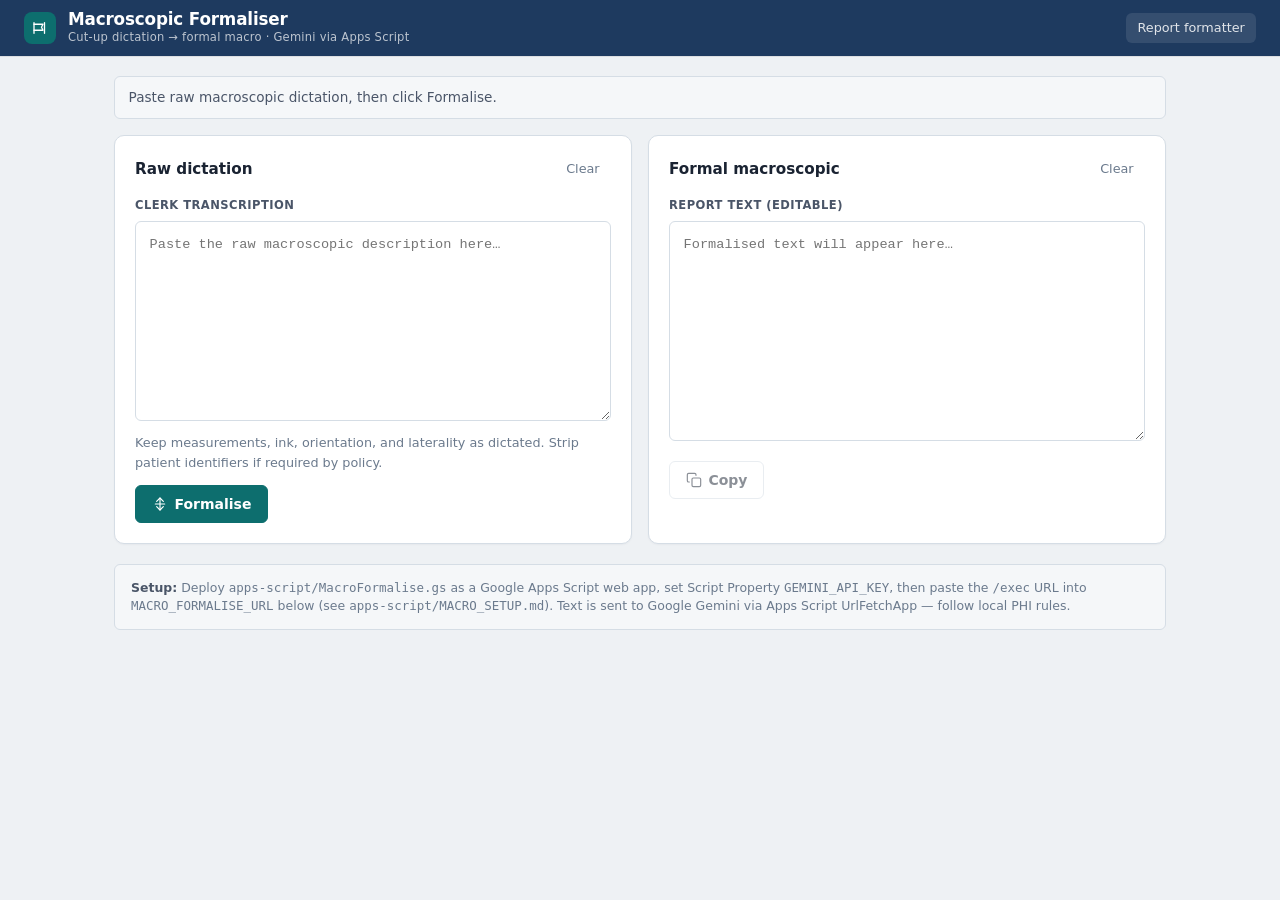
<file: macro.html>
<!doctype html>
<html lang="en">
<head>
  <meta charset="utf-8"/>
  <meta name="viewport" content="width=device-width,initial-scale=1"/>
  <title>Macroscopic Formaliser — Pathology</title>
  <style>
    :root {
      --bg: #eef1f4;
      --surface: #ffffff;
      --surface-muted: #f5f7f9;
      --border: #d5dde5;
      --border-strong: #b8c4d0;
      --text: #1a2332;
      --text-secondary: #4a5568;
      --text-muted: #6b7a8d;
      --accent: #0d6e6e;
      --accent-hover: #0a5858;
      --accent-soft: #e6f3f3;
      --accent-ring: rgba(13, 110, 110, 0.35);
      --navy: #1e3a5f;
      --danger: #b42318;
      --danger-soft: #fef3f2;
      --ok: #0f766e;
      --ok-soft: #ecfdf5;
      --shadow-sm: 0 1px 2px rgba(26, 35, 50, 0.04);
      --shadow: 0 1px 3px rgba(26, 35, 50, 0.06), 0 4px 12px rgba(26, 35, 50, 0.04);
      --radius: 10px;
      --radius-sm: 6px;
      --font-ui: "Segoe UI", system-ui, -apple-system, Roboto, "Helvetica Neue", Arial, sans-serif;
      --font-mono: "SF Mono", "Cascadia Code", "Consolas", "Liberation Mono", Menlo, monospace;
      --header-h: 56px;
    }

    *, *::before, *::after { box-sizing: border-box; }

    html, body {
      height: 100%;
      margin: 0;
      padding: 0;
    }

    body {
      font-family: var(--font-ui);
      color: var(--text);
      background: var(--bg);
      line-height: 1.5;
      -webkit-font-smoothing: antialiased;
    }

    .app-header {
      height: var(--header-h);
      background: var(--navy);
      color: #fff;
      display: flex;
      align-items: center;
      justify-content: space-between;
      padding: 0 1.5rem;
      gap: 1rem;
      box-shadow: 0 1px 0 rgba(0,0,0,0.08);
    }

    .app-brand {
      display: flex;
      align-items: center;
      gap: 0.75rem;
      min-width: 0;
    }

    .app-brand-mark {
      width: 32px;
      height: 32px;
      border-radius: 8px;
      background: var(--accent);
      display: grid;
      place-items: center;
      flex-shrink: 0;
    }

    .app-brand-mark svg {
      width: 18px;
      height: 18px;
      fill: none;
      stroke: #fff;
      stroke-width: 1.75;
      stroke-linecap: round;
      stroke-linejoin: round;
    }

    .app-title {
      font-size: 1.05rem;
      font-weight: 600;
      letter-spacing: -0.01em;
      margin: 0;
      line-height: 1.2;
    }

    .app-subtitle {
      font-size: 0.72rem;
      opacity: 0.7;
      font-weight: 400;
      margin: 0;
      letter-spacing: 0.02em;
    }

    .header-nav {
      display: flex;
      align-items: center;
      gap: 0.75rem;
      flex-shrink: 0;
    }

    .header-nav a {
      color: rgba(255,255,255,0.85);
      text-decoration: none;
      font-size: 0.8rem;
      padding: 0.35rem 0.7rem;
      border-radius: var(--radius-sm);
      background: rgba(255,255,255,0.1);
    }

    .header-nav a:hover {
      background: rgba(255,255,255,0.18);
      color: #fff;
    }

    .app-main {
      max-width: 1100px;
      margin: 0 auto;
      padding: 1.25rem 1.5rem 2rem;
      display: flex;
      flex-direction: column;
      gap: 1rem;
      min-height: calc(100vh - var(--header-h));
    }

    .card {
      background: var(--surface);
      border: 1px solid var(--border);
      border-radius: var(--radius);
      box-shadow: var(--shadow-sm);
      padding: 1.1rem 1.25rem 1.25rem;
    }

    .card-header {
      display: flex;
      align-items: center;
      justify-content: space-between;
      gap: 0.75rem;
      margin-bottom: 0.75rem;
    }

    .card-title {
      margin: 0;
      font-size: 0.95rem;
      font-weight: 600;
      color: var(--text);
    }

    .section-label {
      display: block;
      font-size: 0.72rem;
      font-weight: 600;
      text-transform: uppercase;
      letter-spacing: 0.04em;
      color: var(--text-secondary);
      margin-bottom: 0.4rem;
    }

    textarea {
      width: 100%;
      min-height: 200px;
      resize: vertical;
      padding: 0.75rem 0.85rem;
      border: 1px solid var(--border);
      border-radius: var(--radius-sm);
      background: var(--surface);
      color: var(--text);
      font-family: var(--font-mono);
      font-size: 0.85rem;
      line-height: 1.55;
    }

    textarea:focus {
      outline: none;
      border-color: var(--accent);
      box-shadow: 0 0 0 3px var(--accent-ring);
    }

    textarea[readonly] {
      background: var(--surface-muted);
    }

    #outText {
      min-height: 220px;
    }

    .btn-row {
      display: flex;
      flex-wrap: wrap;
      gap: 0.5rem;
      align-items: center;
      margin-top: 0.85rem;
    }

    button {
      font-family: var(--font-ui);
      font-size: 0.875rem;
      font-weight: 550;
      padding: 0.55rem 1rem;
      border-radius: var(--radius-sm);
      border: 1px solid transparent;
      cursor: pointer;
      transition: background 0.15s, border-color 0.15s, color 0.15s, box-shadow 0.15s;
      display: inline-flex;
      align-items: center;
      gap: 0.4rem;
      line-height: 1.3;
    }

    .btn-primary {
      background: var(--accent);
      color: #fff;
      border-color: var(--accent);
    }

    .btn-primary:hover:not(:disabled) {
      background: var(--accent-hover);
      border-color: var(--accent-hover);
    }

    .btn-secondary {
      background: var(--surface);
      color: var(--text);
      border-color: var(--border);
    }

    .btn-secondary:hover:not(:disabled) {
      background: var(--surface-muted);
      border-color: var(--border-strong);
    }

    .btn-ghost {
      background: transparent;
      color: var(--text-muted);
      border-color: transparent;
      padding: 0.4rem 0.65rem;
      font-size: 0.8rem;
      font-weight: 500;
    }

    .btn-ghost:hover:not(:disabled) {
      background: var(--accent-soft);
      color: var(--accent);
    }

    .btn-icon {
      width: 16px;
      height: 16px;
      fill: none;
      stroke: currentColor;
      stroke-width: 1.75;
      stroke-linecap: round;
      stroke-linejoin: round;
      flex-shrink: 0;
    }

    button:disabled {
      opacity: 0.5;
      cursor: not-allowed;
    }

    .status {
      font-size: 0.85rem;
      padding: 0.65rem 0.85rem;
      border-radius: var(--radius-sm);
      border: 1px solid var(--border);
      background: var(--surface-muted);
      color: var(--text-secondary);
      min-height: 2.4rem;
    }

    .status.info { color: var(--text-secondary); }
    .status.ok {
      background: var(--ok-soft);
      border-color: #a7f3d0;
      color: var(--ok);
    }
    .status.error {
      background: var(--danger-soft);
      border-color: #f3c4c0;
      color: var(--danger);
    }
    .status.loading {
      background: var(--accent-soft);
      border-color: #b6e0e0;
      color: var(--accent);
    }

    .hint {
      color: var(--text-muted);
      font-size: 0.8rem;
      margin: 0.35rem 0 0;
    }

    .disclaimer {
      margin-top: 0.25rem;
      padding: 0.85rem 1rem;
      background: var(--surface-muted);
      border: 1px solid var(--border);
      border-radius: var(--radius-sm);
      font-size: 0.78rem;
      color: var(--text-muted);
      line-height: 1.45;
    }

    .disclaimer strong { color: var(--text-secondary); font-weight: 600; }

    .grid-2 {
      display: grid;
      grid-template-columns: 1fr 1fr;
      gap: 1rem;
    }

    @media (max-width: 860px) {
      .grid-2 { grid-template-columns: 1fr; }
      .app-main { padding: 1rem; }
      .app-header { padding: 0 1rem; }
      .app-subtitle { display: none; }
    }
  </style>
</head>
<body>

  <header class="app-header">
    <div class="app-brand">
      <div class="app-brand-mark" aria-hidden="true">
        <svg viewBox="0 0 24 24"><path d="M4 19V5"/><path d="M4 7h12l-2 4 2 4H4"/><path d="M18 5v14"/></svg>
      </div>
      <div>
        <h1 class="app-title">Macroscopic Formaliser</h1>
        <p class="app-subtitle">Cut-up dictation → formal macro · Gemini via Apps Script</p>
      </div>
    </div>
    <nav class="header-nav" aria-label="Related tools">
      <a href="index2.html">Report formatter</a>
    </nav>
  </header>

  <main class="app-main">

    <div id="status" class="status info" role="status" aria-live="polite">
      Paste raw macroscopic dictation, then click Formalise.
    </div>

    <div class="grid-2">
      <section class="card" aria-labelledby="raw-title">
        <div class="card-header">
          <h2 class="card-title" id="raw-title">Raw dictation</h2>
          <button type="button" class="btn-ghost" id="clearRaw" title="Clear raw text">Clear</button>
        </div>
        <label class="section-label" for="rawText">Clerk transcription</label>
        <textarea id="rawText" placeholder="Paste the raw macroscopic description here…" spellcheck="true"></textarea>
        <p class="hint">Keep measurements, ink, orientation, and laterality as dictated. Strip patient identifiers if required by policy.</p>
        <div class="btn-row">
          <button type="button" class="btn-primary" id="formaliseBtn">
            <svg class="btn-icon" viewBox="0 0 24 24" aria-hidden="true"><path d="M12 3v18"/><path d="M5 12h14"/><path d="M7 8l5-5 5 5"/><path d="M7 16l5 5 5-5"/></svg>
            Formalise
          </button>
        </div>
      </section>

      <section class="card" aria-labelledby="out-title">
        <div class="card-header">
          <h2 class="card-title" id="out-title">Formal macroscopic</h2>
          <button type="button" class="btn-ghost" id="clearOut" title="Clear output">Clear</button>
        </div>
        <label class="section-label" for="outText">Report text (editable)</label>
        <textarea id="outText" placeholder="Formalised text will appear here…" spellcheck="true"></textarea>
        <div class="btn-row">
          <button type="button" class="btn-secondary" id="copyBtn" disabled>
            <svg class="btn-icon" viewBox="0 0 24 24" aria-hidden="true"><rect x="9" y="9" width="13" height="13" rx="2"/><path d="M5 15H4a2 2 0 0 1-2-2V4a2 2 0 0 1 2-2h9a2 2 0 0 1 2 2v1"/></svg>
            Copy
          </button>
        </div>
      </section>
    </div>

    <p class="disclaimer">
      <strong>Setup:</strong> Deploy <code>apps-script/MacroFormalise.gs</code> as a Google Apps Script web app,
      set Script Property <code>GEMINI_API_KEY</code>, then paste the <code>/exec</code> URL into
      <code>MACRO_FORMALISE_URL</code> below (see <code>apps-script/MACRO_SETUP.md</code>).
      Text is sent to Google Gemini via Apps Script UrlFetchApp — follow local PHI rules.
    </p>

  </main>

<script>
/**
 * PLACEHOLDER — paste your Apps Script web app /exec URL here after deploy.
 * Same pattern as window.TEMPLATE_SYNC_URL on the Cancer Report Formatter.
 * Example: 'https://script.google.com/macros/s/AKfycb.../exec'
 */
const MACRO_FORMALISE_URL = 'https://script.google.com/macros/s/AKfycbzBwCAS5gdtxgEHSLy51MhxUztJVlmofb9DJGeFCkdgvB4npYca9BjbzTdRcuCY2yBO/exec';
// Alias kept for readability / future rename:
const MACRO_SYNC_URL = MACRO_FORMALISE_URL;

const rawEl = document.getElementById('rawText');
const outEl = document.getElementById('outText');
const statusEl = document.getElementById('status');
const formaliseBtn = document.getElementById('formaliseBtn');
const copyBtn = document.getElementById('copyBtn');

function setStatus(kind, message) {
  statusEl.className = 'status ' + (kind || 'info');
  statusEl.textContent = message;
}

function syncCopyEnabled() {
  copyBtn.disabled = !outEl.value.trim();
}

outEl.addEventListener('input', syncCopyEnabled);

document.getElementById('clearRaw').addEventListener('click', () => {
  rawEl.value = '';
  rawEl.focus();
});

document.getElementById('clearOut').addEventListener('click', () => {
  outEl.value = '';
  syncCopyEnabled();
});

copyBtn.addEventListener('click', async () => {
  const text = outEl.value;
  if (!text) return;
  try {
    await navigator.clipboard.writeText(text);
    setStatus('ok', 'Copied formal macroscopic text to clipboard.');
  } catch (_e) {
    outEl.focus();
    outEl.select();
    setStatus('error', 'Clipboard blocked — text selected; press Ctrl/Cmd+C.');
  }
});

formaliseBtn.addEventListener('click', async () => {
  const raw = rawEl.value.trim();
  if (!raw) {
    setStatus('error', 'Paste raw dictation first.');
    rawEl.focus();
    return;
  }

  const url = (MACRO_FORMALISE_URL || MACRO_SYNC_URL || '').trim();
  if (!url) {
    setStatus(
      'error',
      'MACRO_FORMALISE_URL is not set. Deploy apps-script/MacroFormalise.gs, then paste the /exec URL into macro.html (see apps-script/MACRO_SETUP.md).'
    );
    return;
  }

  formaliseBtn.disabled = true;
  setStatus('loading', 'Formalising via Gemini…');

  try {
    // text/plain avoids Apps Script CORS preflight (same as TEMPLATE_SYNC).
    const res = await fetch(url, {
      method: 'POST',
      redirect: 'follow',
      headers: { 'Content-Type': 'text/plain;charset=utf-8' },
      body: JSON.stringify({ raw: raw })
    });

    const text = await res.text();
    let data;
    try {
      data = JSON.parse(text);
    } catch (_e) {
      throw new Error(
        'Unexpected response from Apps Script (HTTP ' + res.status + '). Check deploy access is Anyone and the /exec URL is correct.'
      );
    }

    if (!data || !data.ok) {
      throw new Error((data && data.error) || 'Formalise failed');
    }

    outEl.value = data.text || '';
    syncCopyEnabled();
    const modelNote = data.model ? ' (' + data.model + ')' : '';
    setStatus('ok', 'Done' + modelNote + '. Review, edit if needed, then Copy.');
  } catch (err) {
    setStatus('error', String(err && err.message ? err.message : err));
  } finally {
    formaliseBtn.disabled = false;
  }
});
</script>
</body>
</html>
</file>
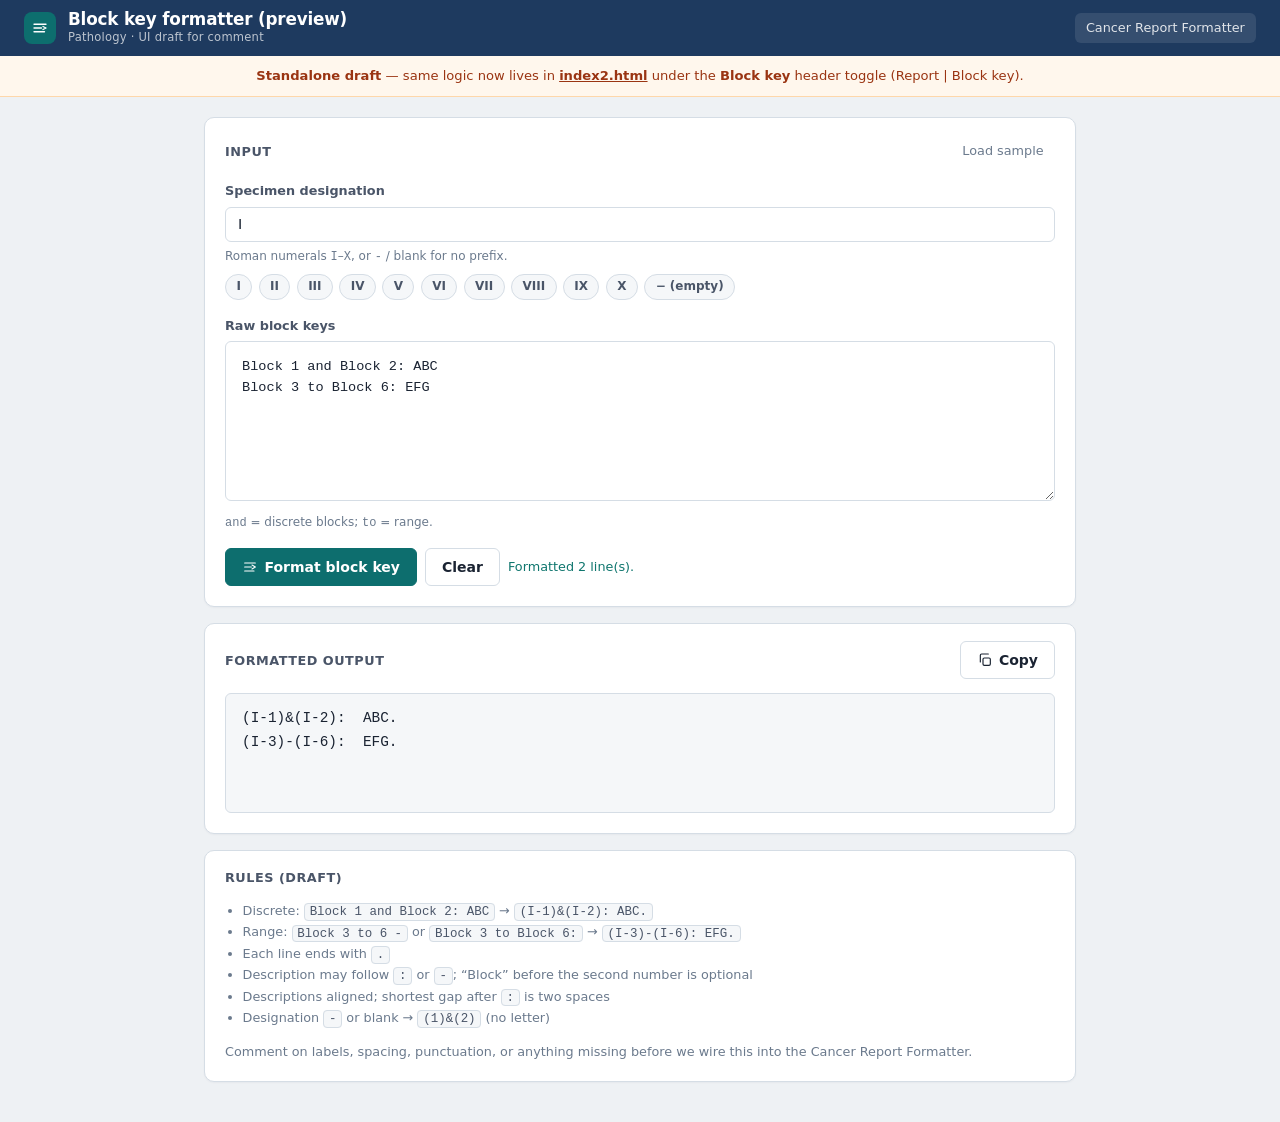
<file: preview/block-key.html>
<!doctype html>
<html lang="en">
<head>
  <meta charset="utf-8"/>
  <meta name="viewport" content="width=device-width,initial-scale=1"/>
  <title>Block key formatter (preview) — Pathology</title>
  <style>
    :root {
      --bg: #eef1f4;
      --surface: #ffffff;
      --surface-muted: #f5f7f9;
      --border: #d5dde5;
      --border-strong: #b8c4d0;
      --text: #1a2332;
      --text-secondary: #4a5568;
      --text-muted: #6b7a8d;
      --accent: #0d6e6e;
      --accent-hover: #0a5858;
      --accent-soft: #e6f3f3;
      --accent-ring: rgba(13, 110, 110, 0.35);
      --navy: #1e3a5f;
      --danger: #b42318;
      --danger-soft: #fef3f2;
      --ok: #0f766e;
      --ok-soft: #ecfdf5;
      --shadow-sm: 0 1px 2px rgba(26, 35, 50, 0.04);
      --shadow: 0 1px 3px rgba(26, 35, 50, 0.06), 0 4px 12px rgba(26, 35, 50, 0.04);
      --radius: 10px;
      --radius-sm: 6px;
      --font-ui: "Segoe UI", system-ui, -apple-system, Roboto, "Helvetica Neue", Arial, sans-serif;
      --font-mono: "SF Mono", "Cascadia Code", "Consolas", "Liberation Mono", Menlo, monospace;
      --header-h: 56px;
    }

    *, *::before, *::after { box-sizing: border-box; }

    html, body {
      height: 100%;
      margin: 0;
      padding: 0;
    }

    body {
      font-family: var(--font-ui);
      color: var(--text);
      background: var(--bg);
      line-height: 1.5;
      -webkit-font-smoothing: antialiased;
    }

    .app-header {
      height: var(--header-h);
      background: var(--navy);
      color: #fff;
      display: flex;
      align-items: center;
      justify-content: space-between;
      padding: 0 1.5rem;
      gap: 1rem;
      box-shadow: 0 1px 0 rgba(0,0,0,0.08);
    }

    .app-brand {
      display: flex;
      align-items: center;
      gap: 0.75rem;
      min-width: 0;
    }

    .app-brand-mark {
      width: 32px;
      height: 32px;
      border-radius: 8px;
      background: var(--accent);
      display: grid;
      place-items: center;
      flex-shrink: 0;
    }

    .app-brand-mark svg {
      width: 18px;
      height: 18px;
      fill: none;
      stroke: #fff;
      stroke-width: 1.75;
      stroke-linecap: round;
      stroke-linejoin: round;
    }

    .app-title {
      font-size: 1.05rem;
      font-weight: 600;
      letter-spacing: -0.01em;
      margin: 0;
      line-height: 1.2;
    }

    .app-subtitle {
      font-size: 0.72rem;
      opacity: 0.7;
      font-weight: 400;
      margin: 0;
      letter-spacing: 0.02em;
    }

    .header-nav {
      display: flex;
      align-items: center;
      gap: 0.75rem;
      flex-shrink: 0;
    }

    .header-nav a {
      color: rgba(255,255,255,0.85);
      text-decoration: none;
      font-size: 0.8rem;
      padding: 0.35rem 0.7rem;
      border-radius: var(--radius-sm);
      background: rgba(255,255,255,0.1);
    }

    .header-nav a:hover {
      background: rgba(255,255,255,0.18);
      color: #fff;
    }

    .preview-banner {
      background: #fff7ed;
      border-bottom: 1px solid #fed7aa;
      color: #9a3412;
      font-size: 0.82rem;
      padding: 0.65rem 1.5rem;
      text-align: center;
    }

    .preview-banner strong { font-weight: 650; }

    .app-main {
      max-width: 920px;
      margin: 0 auto;
      padding: 1.25rem 1.5rem 2.5rem;
      display: flex;
      flex-direction: column;
      gap: 1rem;
    }

    .card {
      background: var(--surface);
      border: 1px solid var(--border);
      border-radius: var(--radius);
      box-shadow: var(--shadow-sm);
      padding: 1.1rem 1.25rem 1.25rem;
    }

    .card-header {
      display: flex;
      align-items: center;
      justify-content: space-between;
      gap: 0.75rem;
      margin-bottom: 0.85rem;
    }

    .card-title {
      font-size: 0.8rem;
      font-weight: 650;
      text-transform: uppercase;
      letter-spacing: 0.04em;
      color: var(--text-secondary);
      margin: 0;
    }

    .section-label {
      display: block;
      font-size: 0.8rem;
      font-weight: 600;
      color: var(--text-secondary);
      margin: 0 0 0.4rem;
    }

    .field-hint {
      font-size: 0.75rem;
      color: var(--text-muted);
      margin: 0.3rem 0 0;
    }

    .field-group {
      margin-bottom: 1rem;
    }

    .field-group:last-child { margin-bottom: 0; }

    input[type="text"],
    textarea {
      width: 100%;
      padding: 0.55rem 0.75rem;
      border: 1px solid var(--border);
      border-radius: var(--radius-sm);
      background: var(--surface);
      color: var(--text);
      font-family: var(--font-ui);
      font-size: 0.9rem;
      transition: border-color 0.15s, box-shadow 0.15s;
    }

    input[type="text"]:hover,
    textarea:hover { border-color: var(--border-strong); }

    input[type="text"]:focus,
    textarea:focus,
    button:focus-visible {
      outline: none;
      border-color: var(--accent);
      box-shadow: 0 0 0 3px var(--accent-ring);
    }

    textarea {
      min-height: 160px;
      font-family: var(--font-mono);
      font-size: 0.85rem;
      line-height: 1.55;
      padding: 0.85rem 1rem;
      resize: vertical;
    }

    textarea::placeholder {
      color: var(--text-muted);
      opacity: 0.8;
    }

    .chip-row {
      display: flex;
      flex-wrap: wrap;
      gap: 0.4rem;
      margin-top: 0.5rem;
    }

    .chip {
      font-family: var(--font-ui);
      font-size: 0.75rem;
      font-weight: 550;
      padding: 0.25rem 0.65rem;
      border-radius: 999px;
      border: 1px solid var(--border);
      background: var(--surface-muted);
      color: var(--text-secondary);
      cursor: pointer;
    }

    .chip:hover {
      border-color: var(--accent);
      color: var(--accent);
      background: var(--accent-soft);
    }

    .actions-bar {
      display: flex;
      flex-wrap: wrap;
      gap: 0.5rem;
      align-items: center;
    }

    button {
      font-family: var(--font-ui);
      font-size: 0.875rem;
      font-weight: 550;
      padding: 0.55rem 1rem;
      border-radius: var(--radius-sm);
      border: 1px solid transparent;
      cursor: pointer;
      transition: background 0.15s, border-color 0.15s, color 0.15s, box-shadow 0.15s;
      display: inline-flex;
      align-items: center;
      gap: 0.4rem;
      line-height: 1.3;
    }

    .btn-primary {
      background: var(--accent);
      color: #fff;
      border-color: var(--accent);
    }

    .btn-primary:hover {
      background: var(--accent-hover);
      border-color: var(--accent-hover);
    }

    .btn-secondary {
      background: var(--surface);
      color: var(--text);
      border-color: var(--border);
    }

    .btn-secondary:hover {
      background: var(--surface-muted);
      border-color: var(--border-strong);
    }

    .btn-ghost {
      background: transparent;
      color: var(--text-muted);
      border-color: transparent;
      padding: 0.4rem 0.65rem;
      font-size: 0.8rem;
      font-weight: 500;
    }

    .btn-ghost:hover {
      background: var(--accent-soft);
      color: var(--accent);
    }

    .btn-icon {
      width: 16px;
      height: 16px;
      fill: none;
      stroke: currentColor;
      stroke-width: 1.75;
      stroke-linecap: round;
      stroke-linejoin: round;
      flex-shrink: 0;
    }

    button:disabled {
      opacity: 0.5;
      cursor: not-allowed;
    }

    .output-pre {
      white-space: pre;
      overflow-x: auto;
      word-break: normal;
      background: var(--surface-muted);
      border: 1px solid var(--border);
      border-radius: var(--radius-sm);
      padding: 0.85rem 1rem;
      min-height: 120px;
      margin: 0;
      font-family: var(--font-mono);
      font-size: 0.9rem;
      line-height: 1.65;
      color: var(--text);
    }

    .output-pre:empty::before {
      content: "Formatted block key will appear here…";
      color: var(--text-muted);
      font-style: italic;
      white-space: normal;
    }

    .status-msg {
      font-size: 0.8rem;
      color: var(--text-muted);
      min-height: 1.2em;
    }

    .status-msg.ok { color: var(--ok); }
    .status-msg.err { color: var(--danger); }

    .muted {
      color: var(--text-muted);
      font-size: 0.8rem;
      line-height: 1.45;
      margin: 0;
    }

    .rules {
      margin: 0;
      padding-left: 1.1rem;
      color: var(--text-muted);
      font-size: 0.8rem;
      line-height: 1.55;
    }

    .rules code {
      font-family: var(--font-mono);
      font-size: 0.78rem;
      background: var(--surface-muted);
      border: 1px solid var(--border);
      border-radius: 4px;
      padding: 0.05rem 0.3rem;
      color: var(--text-secondary);
    }

    .desig-wrap {
      max-width: 100%;
    }
  </style>
</head>
<body>
  <header class="app-header">
    <div class="app-brand">
      <div class="app-brand-mark" aria-hidden="true">
        <svg viewBox="0 0 24 24">
          <path d="M4 7h16M4 12h10M4 17h14"/>
          <path d="M16 10l4 2-4 2"/>
        </svg>
      </div>
      <div>
        <h1 class="app-title">Block key formatter (preview)</h1>
        <p class="app-subtitle">Pathology · UI draft for comment</p>
      </div>
    </div>
    <nav class="header-nav">
      <a href="../index2.html">Cancer Report Formatter</a>
    </nav>
  </header>

  <div class="preview-banner">
    <strong>Standalone draft</strong> — same logic now lives in <a href="../index2.html" style="color:inherit;font-weight:650">index2.html</a> under the <strong>Block key</strong> header toggle (Report | Block key).
  </div>

  <main class="app-main">
    <section class="card">
      <div class="card-header">
        <h2 class="card-title">Input</h2>
        <button type="button" class="btn-ghost" id="btnLoadSample">Load sample</button>
      </div>

      <div class="field-group desig-wrap">
        <label class="section-label" for="designation">Specimen designation</label>
        <input type="text" id="designation" value="I" placeholder="I / II / III / -" autocomplete="off" spellcheck="false"/>
        <p class="field-hint">Roman numerals <code style="font-family:var(--font-mono);font-size:0.75rem">I</code>–<code style="font-family:var(--font-mono);font-size:0.75rem">X</code>, or <code style="font-family:var(--font-mono);font-size:0.75rem">-</code> / blank for no prefix.</p>
        <div class="chip-row" aria-label="Quick fill designation">
          <button type="button" class="chip" data-desig="I">I</button>
          <button type="button" class="chip" data-desig="II">II</button>
          <button type="button" class="chip" data-desig="III">III</button>
          <button type="button" class="chip" data-desig="IV">IV</button>
          <button type="button" class="chip" data-desig="V">V</button>
          <button type="button" class="chip" data-desig="VI">VI</button>
          <button type="button" class="chip" data-desig="VII">VII</button>
          <button type="button" class="chip" data-desig="VIII">VIII</button>
          <button type="button" class="chip" data-desig="IX">IX</button>
          <button type="button" class="chip" data-desig="X">X</button>
          <button type="button" class="chip" data-desig="-">− (empty)</button>
        </div>
      </div>

      <div class="field-group">
        <label class="section-label" for="raw">Raw block keys</label>
        <textarea id="raw" spellcheck="false" placeholder="Block 1 and Block 2: ABC&#10;Block 3 to Block 6: EFG"></textarea>
        <p class="field-hint"><code style="font-family:var(--font-mono);font-size:0.75rem">and</code> = discrete blocks; <code style="font-family:var(--font-mono);font-size:0.75rem">to</code> = range.</p>
      </div>

      <div class="actions-bar">
        <button type="button" class="btn-primary" id="btnFormat">
          <svg class="btn-icon" viewBox="0 0 24 24"><path d="M4 6h16M4 12h10M4 18h14"/><path d="M15 9l5 3-5 3"/></svg>
          Format block key
        </button>
        <button type="button" class="btn-secondary" id="btnClear">Clear</button>
        <span class="status-msg" id="status" role="status"></span>
      </div>
    </section>

    <section class="card">
      <div class="card-header">
        <h2 class="card-title">Formatted output</h2>
        <button type="button" class="btn-secondary" id="btnCopy" disabled>
          <svg class="btn-icon" viewBox="0 0 24 24"><rect x="9" y="9" width="11" height="11" rx="2"/><path d="M5 15V5a2 2 0 0 1 2-2h10"/></svg>
          Copy
        </button>
      </div>
      <pre class="output-pre" id="output" aria-live="polite"></pre>
    </section>

    <section class="card">
      <div class="card-header">
        <h2 class="card-title">Rules (draft)</h2>
      </div>
      <ul class="rules">
        <li>Discrete: <code>Block 1 and Block 2: ABC</code> → <code>(I-1)&amp;(I-2):  ABC.</code></li>
        <li>Range: <code>Block 3 to 6 -</code> or <code>Block 3 to Block 6:</code> → <code>(I-3)-(I-6):  EFG.</code></li>
        <li>Each line ends with <code>.</code></li>
        <li>Description may follow <code>:</code> or <code>-</code>; “Block” before the second number is optional</li>
        <li>Descriptions aligned; shortest gap after <code>:</code> is two spaces</li>
        <li>Designation <code>-</code> or blank → <code>(1)&amp;(2)</code> (no letter)</li>
      </ul>
      <p class="muted" style="margin-top:0.85rem">Comment on labels, spacing, punctuation, or anything missing before we wire this into the Cancer Report Formatter.</p>
    </section>
  </main>

  <script>
    (function () {
      const SAMPLE_RAW =
        "Block 1 and Block 2: ABC\n" +
        "Block 3 to Block 6: EFG";

      const elDesig = document.getElementById("designation");
      const elRaw = document.getElementById("raw");
      const elOut = document.getElementById("output");
      const elStatus = document.getElementById("status");
      const btnFormat = document.getElementById("btnFormat");
      const btnCopy = document.getElementById("btnCopy");
      const btnClear = document.getElementById("btnClear");
      const btnLoadSample = document.getElementById("btnLoadSample");

      function normalizeDesignation(raw) {
        const t = String(raw || "").trim();
        if (!t || t === "-" || t === "–" || t === "—") return "";
        return t;
      }

      function blockLabel(desig, n) {
        return desig ? "(" + desig + "-" + n + ")" : "(" + n + ")";
      }

      /**
       * Parse one raw line into { key, description } or null.
       * Supports:
       *   Block 1 and Block 2: desc
       *   Block 3 to Block 6: desc
       *   Block 1: desc
       *   Block 1, Block 2 and Block 3: desc  (comma / and list → &)
       */
      function splitBlockLine(trimmed) {
        const colon = trimmed.match(/^(.+?)\s*:\s*(.*)$/);
        if (colon) return { left: colon[1].trim(), description: colon[2].trim() };
        const blockPhrase = 'block\\s+\\d+(?:\\s*(?:,|and|to|-|–|—)\\s*(?:block\\s+)?\\d+)*';
        const dash = trimmed.match(new RegExp('^(' + blockPhrase + ')\\s*[-–—]\\s*(.*)$', 'i'));
        if (dash) return { left: dash[1].trim(), description: dash[2].trim() };
        throw new Error('Each line needs a description after ":" or "-", e.g. Block 1 to 3: ABC');
      }

      function parseLine(line, desig) {
        const trimmed = line.trim();
        if (!trimmed) return null;

        const parts = splitBlockLine(trimmed);
        const left = parts.left;
        const description = parts.description;
        if (!description) {
          throw new Error('Missing description after ":" or "-" on: ' + left);
        }

        const rangeRe = /^block\s+(\d+)\s*(?:to|-|–|—)\s*(?:block\s+)?(\d+)$/i;
        const rm = left.match(rangeRe);
        if (rm) {
          const a = Number(rm[1]);
          const b = Number(rm[2]);
          if (a > b) throw new Error("Range start > end: Block " + a + " to Block " + b);
          const key = blockLabel(desig, a) + "-" + blockLabel(desig, b);
          return { key: key, description: description };
        }

        const discreteRe = /^block\s+\d+(?:\s*(?:,|and)\s*(?:block\s+)?\d+)+$/i;
        const singleRe = /^block\s+(\d+)$/i;

        if (discreteRe.test(left) || singleRe.test(left)) {
          const nums = (left.match(/\d+/g) || []).map(Number);
          if (!nums.length) {
            throw new Error("Could not read block numbers in: " + left);
          }
          const key = nums.map(function (n) { return blockLabel(desig, n); }).join("&");
          return { key: key, description: description };
        }

        throw new Error(
          'Unrecognized block pattern: "' + left + '". Use "Block X and Block Y" or "Block X to Y".'
        );
      }

      function withFullStop(s) {
        const t = String(s || "").replace(/[.。]+\s*$/, "");
        return t + ".";
      }

      function capitalizeFirst(s) {
        const t = String(s || "");
        if (!t) return t;
        return t.charAt(0).toUpperCase() + t.slice(1);
      }

      function formatBlockKey(desigRaw, rawText) {
        const desig = normalizeDesignation(desigRaw);
        const lines = String(rawText || "").replace(/\r\n/g, "\n").replace(/\r/g, "\n").split("\n");
        const parsed = [];
        for (let i = 0; i < lines.length; i++) {
          const line = lines[i];
          if (!line.trim()) continue;
          parsed.push(parseLine(line, desig));
        }
        if (!parsed.length) {
          throw new Error("Paste at least one raw block-key line.");
        }

        const maxKey = parsed.reduce(function (mx, p) {
          return Math.max(mx, p.key.length);
        }, 0);

        return parsed.map(function (p) {
          const pad = 2 + (maxKey - p.key.length);
          const spaces = " ".repeat(pad);
          return p.key + ":" + spaces + withFullStop(capitalizeFirst(p.description));
        }).join("\n");
      }

      function setStatus(msg, kind) {
        elStatus.textContent = msg || "";
        elStatus.className = "status-msg" + (kind ? " " + kind : "");
      }

      function runFormat() {
        try {
          const out = formatBlockKey(elDesig.value, elRaw.value);
          elOut.textContent = out;
          btnCopy.disabled = !out;
          setStatus("Formatted " + out.split("\n").length + " line(s).", "ok");
        } catch (err) {
          elOut.textContent = "";
          btnCopy.disabled = true;
          setStatus(err.message || String(err), "err");
        }
      }

      btnFormat.addEventListener("click", runFormat);

      btnClear.addEventListener("click", function () {
        elRaw.value = "";
        elOut.textContent = "";
        btnCopy.disabled = true;
        setStatus("");
        elRaw.focus();
      });

      btnLoadSample.addEventListener("click", function () {
        if (!elDesig.value.trim()) elDesig.value = "I";
        elRaw.value = SAMPLE_RAW;
        runFormat();
      });

      document.querySelectorAll(".chip[data-desig]").forEach(function (chip) {
        chip.addEventListener("click", function () {
          elDesig.value = chip.getAttribute("data-desig");
          if (elRaw.value.trim()) runFormat();
        });
      });

      btnCopy.addEventListener("click", async function () {
        const text = elOut.textContent || "";
        if (!text) return;
        try {
          await navigator.clipboard.writeText(text);
          setStatus("Copied to clipboard.", "ok");
        } catch (e) {
          // Fallback for file:// or denied clipboard
          const ta = document.createElement("textarea");
          ta.value = text;
          ta.style.position = "fixed";
          ta.style.left = "-9999px";
          document.body.appendChild(ta);
          ta.select();
          try {
            document.execCommand("copy");
            setStatus("Copied to clipboard.", "ok");
          } catch (e2) {
            setStatus("Copy failed — select the output and copy manually.", "err");
          }
          document.body.removeChild(ta);
        }
      });

      elRaw.value = SAMPLE_RAW;
      runFormat();
    })();
  </script>
</body>
</html>
</file>
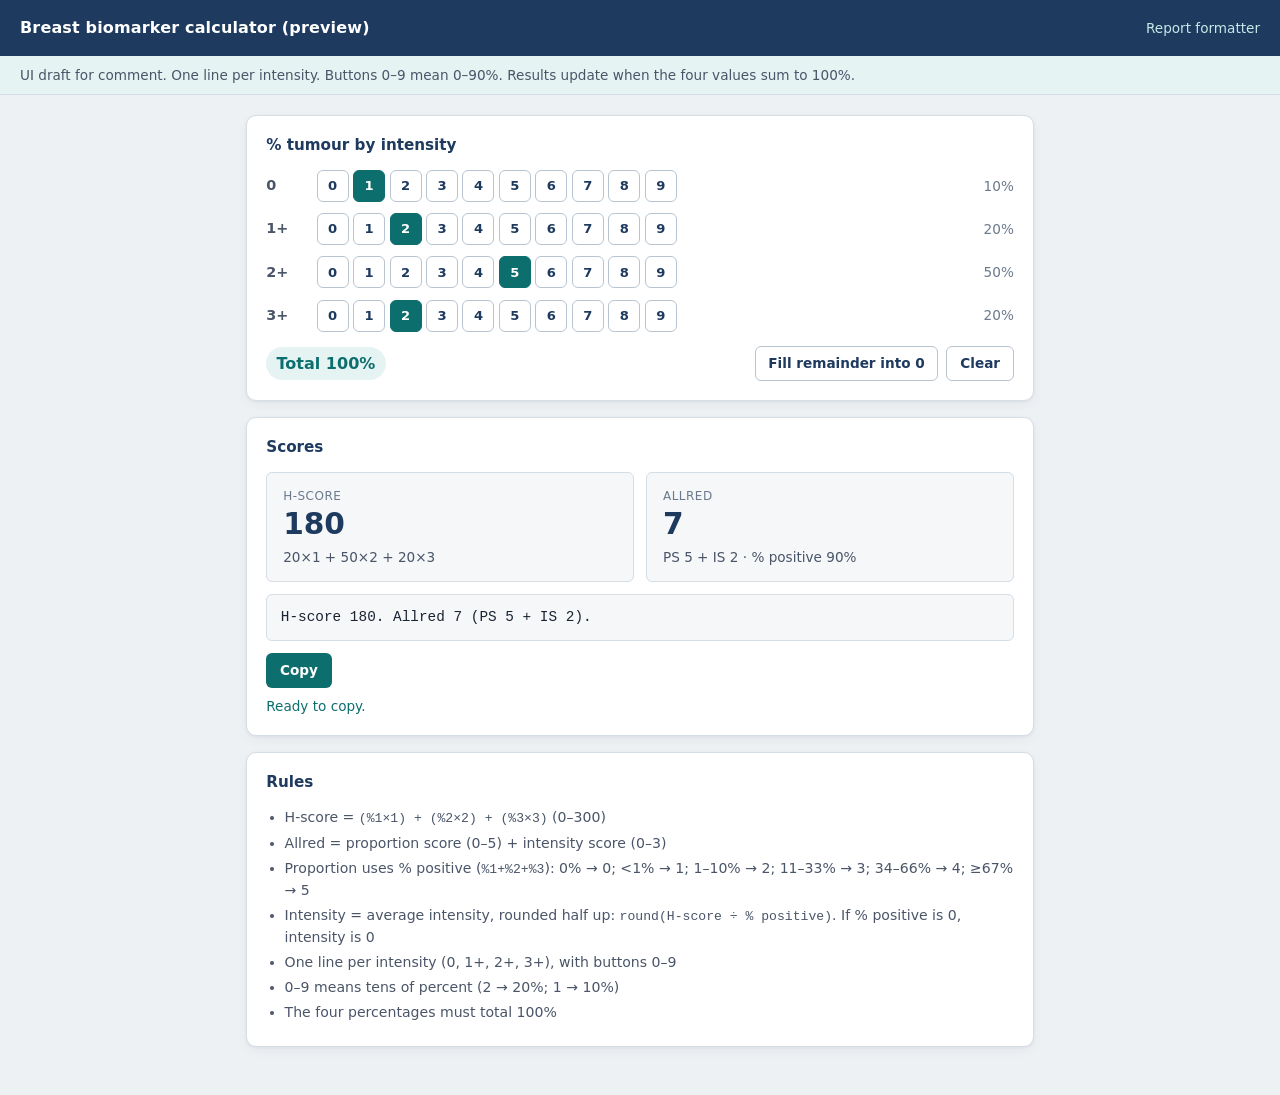
<file: preview/breast-biomarker.html>
<!doctype html>
<html lang="en">
<head>
  <meta charset="utf-8"/>
  <meta name="viewport" content="width=device-width,initial-scale=1"/>
  <title>Breast biomarker calculator (preview)</title>
  <style>
    :root {
      --bg: #eef1f4;
      --surface: #ffffff;
      --surface-muted: #f5f7f9;
      --border: #d5dde5;
      --border-strong: #b8c4d0;
      --text: #1a2332;
      --text-secondary: #4a5568;
      --text-muted: #6b7a8d;
      --accent: #0d6e6e;
      --accent-hover: #0a5858;
      --accent-soft: #e6f3f3;
      --accent-ring: rgba(13, 110, 110, 0.35);
      --navy: #1e3a5f;
      --danger: #b42318;
      --danger-soft: #fef3f2;
      --ok: #0d6e6e;
      --ok-soft: #e6f3f3;
      --shadow: 0 1px 3px rgba(26, 35, 50, 0.06), 0 4px 12px rgba(26, 35, 50, 0.04);
      --radius: 10px;
      --radius-sm: 6px;
      --font-ui: "Segoe UI", system-ui, -apple-system, Roboto, "Helvetica Neue", Arial, sans-serif;
      --font-mono: "SF Mono", "Cascadia Code", "Consolas", "Liberation Mono", Menlo, monospace;
      --header-h: 56px;
    }
    *, *::before, *::after { box-sizing: border-box; }
    html, body { margin: 0; padding: 0; }
    body {
      font-family: var(--font-ui);
      color: var(--text);
      background: var(--bg);
      line-height: 1.5;
      -webkit-font-smoothing: antialiased;
    }
    .app-header {
      height: var(--header-h);
      background: var(--navy);
      color: #fff;
      display: flex;
      align-items: center;
      justify-content: space-between;
      padding: 0 1.25rem;
      box-shadow: 0 1px 0 rgba(0,0,0,0.08);
    }
    .app-header h1 { font-size: 1rem; font-weight: 600; margin: 0; letter-spacing: 0.01em; }
    .app-header a { color: #c9e6e6; text-decoration: none; font-size: 0.85rem; }
    .app-header a:hover { text-decoration: underline; }
    .banner {
      background: var(--accent-soft);
      color: var(--text-secondary);
      font-size: 0.85rem;
      padding: 0.55rem 1.25rem;
      border-bottom: 1px solid var(--border);
    }
    main {
      max-width: 820px;
      margin: 1.25rem auto 3rem;
      padding: 0 1rem;
      display: grid;
      gap: 1rem;
    }
    .card {
      background: var(--surface);
      border: 1px solid var(--border);
      border-radius: var(--radius);
      box-shadow: var(--shadow);
      padding: 1.1rem 1.2rem 1.2rem;
    }
    .card-title { margin: 0 0 0.85rem; font-size: 0.95rem; color: var(--navy); }
    .rows { display: grid; gap: 0.7rem; }
    .row {
      display: grid;
      grid-template-columns: 2.6rem 1fr 3.2rem;
      align-items: center;
      gap: 0.55rem;
    }
    .row .lab { font-size: 0.9rem; color: var(--text-secondary); font-weight: 650; }
    .row .pct { color: var(--text-muted); font-size: 0.85rem; text-align: right; font-variant-numeric: tabular-nums; }
    .pads {
      display: flex;
      flex-wrap: wrap;
      gap: 0.28rem;
    }
    .pads button {
      font: inherit;
      font-size: 0.82rem;
      font-weight: 650;
      min-width: 2rem;
      height: 2rem;
      padding: 0 0.3rem;
      border-radius: var(--radius-sm);
      border: 1px solid var(--border-strong);
      background: var(--surface);
      color: var(--navy);
      cursor: pointer;
    }
    .pads button:hover { background: var(--surface-muted); }
    .pads button.active {
      background: var(--accent);
      border-color: var(--accent);
      color: #fff;
    }
    .pads button:focus-visible { outline: 2px solid var(--accent-ring); outline-offset: 1px; }
    .total-row {
      margin-top: 0.9rem;
      display: flex;
      align-items: center;
      justify-content: space-between;
      gap: 0.75rem;
      flex-wrap: wrap;
    }
    .total {
      font-variant-numeric: tabular-nums;
      font-weight: 650;
      padding: 0.3rem 0.65rem;
      border-radius: 999px;
      background: var(--danger-soft);
      color: var(--danger);
    }
    .total.ok { background: var(--ok-soft); color: var(--ok); }
    .actions { display: flex; gap: 0.5rem; flex-wrap: wrap; }
    .btn-primary, .btn-secondary {
      font: inherit;
      font-size: 0.85rem;
      font-weight: 600;
      border-radius: var(--radius-sm);
      padding: 0.4rem 0.8rem;
      cursor: pointer;
      border: 1px solid transparent;
    }
    .btn-primary { background: var(--accent); color: #fff; }
    .btn-primary:hover { background: var(--accent-hover); }
    .btn-primary:disabled { opacity: 0.45; cursor: not-allowed; }
    .btn-secondary { background: var(--surface); color: var(--navy); border-color: var(--border-strong); }
    .btn-secondary:hover { background: var(--surface-muted); }
    .scores { display: grid; grid-template-columns: 1fr 1fr; gap: 0.75rem; }
    @media (max-width: 560px) { .scores { grid-template-columns: 1fr; } }
    .score-box {
      background: var(--surface-muted);
      border: 1px solid var(--border);
      border-radius: var(--radius-sm);
      padding: 0.85rem 1rem;
    }
    .score-box .label { font-size: 0.75rem; text-transform: uppercase; letter-spacing: 0.04em; color: var(--text-muted); }
    .score-box .value { font-size: 1.85rem; font-weight: 700; color: var(--navy); line-height: 1.2; margin-top: 0.15rem; }
    .score-box .sub { font-size: 0.85rem; color: var(--text-secondary); margin-top: 0.25rem; }
    .output-pre {
      margin: 0.75rem 0 0;
      padding: 0.75rem 0.85rem;
      background: var(--surface-muted);
      border: 1px solid var(--border);
      border-radius: var(--radius-sm);
      font-family: var(--font-mono);
      font-size: 0.9rem;
      white-space: pre-wrap;
      min-height: 2.6rem;
    }
    .rules { margin: 0; padding-left: 1.15rem; color: var(--text-secondary); font-size: 0.88rem; }
    .rules li { margin: 0.25rem 0; }
    .rules code { font-family: var(--font-mono); font-size: 0.82rem; }
    .status-msg { min-height: 1.2em; font-size: 0.85rem; color: var(--text-muted); margin-top: 0.5rem; }
    .status-msg.error { color: var(--danger); }
    .status-msg.ok { color: var(--ok); }
  </style>
</head>
<body>
  <header class="app-header">
    <h1>Breast biomarker calculator (preview)</h1>
    <a href="https://ericfumc.github.io/reporting/index2.html">Report formatter</a>
  </header>
  <div class="banner">UI draft for comment. One line per intensity. Buttons 0–9 mean 0–90%. Results update when the four values sum to 100%.</div>
  <main>
    <section class="card" aria-labelledby="input-title">
      <h2 class="card-title" id="input-title">% tumour by intensity</h2>
      <div class="rows" id="rows"></div>
      <div class="total-row">
        <div id="totalBadge" class="total ok" aria-live="polite">Total 100%</div>
        <div class="actions">
          <button type="button" class="btn-secondary" id="btnFill">Fill remainder into 0</button>
          <button type="button" class="btn-secondary" id="btnClear">Clear</button>
        </div>
      </div>
    </section>

    <section class="card" aria-labelledby="out-title">
      <h2 class="card-title" id="out-title">Scores</h2>
      <div class="scores">
        <div class="score-box">
          <div class="label">H-score</div>
          <div class="value" id="hValue">—</div>
          <div class="sub" id="hSub"></div>
        </div>
        <div class="score-box">
          <div class="label">Allred</div>
          <div class="value" id="aValue">—</div>
          <div class="sub" id="aSub"></div>
        </div>
      </div>
      <pre class="output-pre" id="reportLine" aria-label="Report line"></pre>
      <div class="actions" style="margin-top:0.7rem">
        <button type="button" class="btn-primary" id="btnCopy" disabled>Copy</button>
      </div>
      <div class="status-msg" id="status"></div>
    </section>

    <section class="card">
      <h2 class="card-title">Rules</h2>
      <ul class="rules">
        <li>H-score = <code>(%1×1) + (%2×2) + (%3×3)</code> (0–300)</li>
        <li>Allred = proportion score (0–5) + intensity score (0–3)</li>
        <li>Proportion uses % positive (<code>%1+%2+%3</code>): 0% → 0; &lt;1% → 1; 1–10% → 2; 11–33% → 3; 34–66% → 4; ≥67% → 5</li>
        <li>Intensity = average intensity, rounded half up: <code>round(H-score ÷ % positive)</code>. If % positive is 0, intensity is 0</li>
        <li>One line per intensity (0, 1+, 2+, 3+), with buttons 0–9</li>
        <li>0–9 means tens of percent (2 → 20%; 1 → 10%)</li>
        <li>The four percentages must total 100%</li>
      </ul>
    </section>
  </main>
  <script>
    (function () {
      const keys = ["p0", "p1", "p2", "p3"];
      const labels = { p0: "0", p1: "1+", p2: "2+", p3: "3+" };
      const selected = { p0: 1, p1: 2, p2: 5, p3: 2 };

      const totalBadge = document.getElementById("totalBadge");
      const hValue = document.getElementById("hValue");
      const hSub = document.getElementById("hSub");
      const aValue = document.getElementById("aValue");
      const aSub = document.getElementById("aSub");
      const reportLine = document.getElementById("reportLine");
      const btnCopy = document.getElementById("btnCopy");
      const status = document.getElementById("status");
      const rows = document.getElementById("rows");

      function expandPct(n) {
        if (n === null || n === undefined) return null;
        if (Number.isInteger(n) && n >= 0 && n <= 9) return n * 10;
        return n;
      }

      function formatNum(n) {
        if (Number.isInteger(n)) return String(n);
        return String(Math.round(n * 1000) / 1000);
      }

      function roundHalfUp(x) {
        return Math.floor(x + 0.5);
      }

      function proportionScore(positive) {
        if (positive <= 0) return 0;
        if (positive < 1) return 1;
        if (positive <= 10) return 2;
        if (positive <= 33) return 3;
        if (positive <= 66) return 4;
        return 5;
      }

      function calculate(p0, p1, p2, p3) {
        const hScore = p1 * 1 + p2 * 2 + p3 * 3;
        const positive = p1 + p2 + p3;
        const ps = proportionScore(positive);
        const is = positive > 0 ? roundHalfUp(hScore / positive) : 0;
        const allred = ps + is;
        return { hScore: hScore, positive: positive, ps: ps, is: is, allred: allred };
      }

      function buildRows() {
        keys.forEach(function (key, i) {
          const row = document.createElement("div");
          row.className = "row";
          const lab = document.createElement("div");
          lab.className = "lab";
          lab.textContent = labels[key];
          const pads = document.createElement("div");
          pads.className = "pads";
          pads.setAttribute("role", "radiogroup");
          pads.setAttribute("aria-label", labels[key] + " percentage");
          for (let n = 0; n <= 9; n++) {
            const b = document.createElement("button");
            b.type = "button";
            b.textContent = String(n);
            b.dataset.key = key;
            b.dataset.n = String(n);
            b.setAttribute("aria-pressed", "false");
            b.addEventListener("click", function () {
              selected[key] = n;
              syncPads();
              render();
            });
            pads.appendChild(b);
          }
          const pct = document.createElement("div");
          pct.className = "pct";
          pct.id = "shown" + i;
          row.appendChild(lab);
          row.appendChild(pads);
          row.appendChild(pct);
          rows.appendChild(row);
        });
      }

      function syncPads() {
        keys.forEach(function (key, i) {
          const val = selected[key];
          document.querySelectorAll('.pads button[data-key="' + key + '"]').forEach(function (b) {
            const on = val !== null && Number(b.dataset.n) === val;
            b.classList.toggle("active", on);
            b.setAttribute("aria-pressed", on ? "true" : "false");
          });
          const shown = document.getElementById("shown" + i);
          const pct = expandPct(val);
          shown.textContent = (pct === null) ? "" : formatNum(pct) + "%";
        });
      }

      function clearResults(msg, kind) {
        hValue.textContent = "—";
        hSub.textContent = "";
        aValue.textContent = "—";
        aSub.textContent = "";
        reportLine.textContent = "";
        btnCopy.disabled = true;
        btnCopy.dataset.line = "";
        status.textContent = msg || "";
        status.className = "status-msg" + (kind ? " " + kind : "");
      }

      function render() {
        const raws = keys.map(function (k) { return selected[k]; });
        if (raws.some(function (v) { return v === null; })) {
          const some = raws.some(function (v) { return v !== null; });
          totalBadge.textContent = some ? "Select all four intensities" : "Select 0–9 for each intensity";
          totalBadge.className = "total";
          clearResults("Choose a button (0–9) on each line.");
          return;
        }
        const vals = raws.map(expandPct);
        const sum = vals.reduce(function (a, b) { return a + b; }, 0);
        const ok = Math.abs(sum - 100) < 1e-6;
        totalBadge.textContent = "Total " + formatNum(sum) + "%";
        totalBadge.className = "total" + (ok ? " ok" : "");
        if (!ok) {
          const delta = 100 - sum;
          const dir = delta > 0 ? "short by " + formatNum(delta) + "%" : "over by " + formatNum(-delta) + "%";
          clearResults("Percentages must total 100% (" + dir + ").", "error");
          return;
        }
        const r = calculate(vals[0], vals[1], vals[2], vals[3]);
        const hShow = formatNum(r.hScore);
        hValue.textContent = hShow;
        hSub.textContent = formatNum(vals[1]) + "×1 + " + formatNum(vals[2]) + "×2 + " + formatNum(vals[3]) + "×3";
        aValue.textContent = String(r.allred);
        aSub.textContent = "PS " + r.ps + " + IS " + r.is + "  ·  % positive " + formatNum(r.positive) + "%";
        const line = "H-score " + hShow + ". Allred " + r.allred + " (PS " + r.ps + " + IS " + r.is + ").";
        reportLine.textContent = line;
        btnCopy.disabled = false;
        btnCopy.dataset.line = line;
        status.textContent = "Ready to copy.";
        status.className = "status-msg ok";
      }

      function fillRemainderIntoZero(state) {
        const p1 = expandPct(state.p1) || 0;
        const p2 = expandPct(state.p2) || 0;
        const p3 = expandPct(state.p3) || 0;
        const rest = 100 - (p1 + p2 + p3);
        if (rest < 0 || rest > 100) {
          return { ok: false, rest: rest, shorthand: null, message: null };
        }
        const tens = Math.round(rest / 10);
        // Buttons are 0–9 only (0–90%). Never store 10, which has no button.
        if (Math.abs(rest - tens * 10) > 1e-9 || tens < 0 || tens > 9) {
          return {
            ok: false,
            rest: rest,
            shorthand: null,
            message: "Remainder is " + formatNum(rest) + "% — Fill zero only works when that is a multiple of 10 from 0–90%."
          };
        }
        return { ok: true, rest: rest, shorthand: tens, message: null };
      }

      document.getElementById("btnFill").addEventListener("click", function () {
        const result = fillRemainderIntoZero(selected);
        if (!result.ok) {
          if (result.message) {
            status.textContent = result.message;
            status.className = "status-msg error";
          }
          return;
        }
        selected.p0 = result.shorthand;
        syncPads();
        render();
      });

      document.getElementById("btnClear").addEventListener("click", function () {
        keys.forEach(function (k) { selected[k] = null; });
        syncPads();
        render();
      });

      btnCopy.addEventListener("click", function () {
        const line = btnCopy.dataset.line || "";
        if (!line) return;
        function ok() {
          status.textContent = "Copied.";
          status.className = "status-msg ok";
        }
        if (navigator.clipboard && navigator.clipboard.writeText) {
          navigator.clipboard.writeText(line).then(ok).catch(function () {
            status.textContent = "Copy failed — select the report line instead.";
            status.className = "status-msg error";
          });
        } else {
          ok();
        }
      });

      window.biomarkerCalc = { calculate: calculate, proportionScore: proportionScore, roundHalfUp: roundHalfUp, expandPct: expandPct, fillRemainderIntoZero: fillRemainderIntoZero };
      buildRows();
      syncPads();
      render();
    })();
  </script>
</body>
</html>
</file>
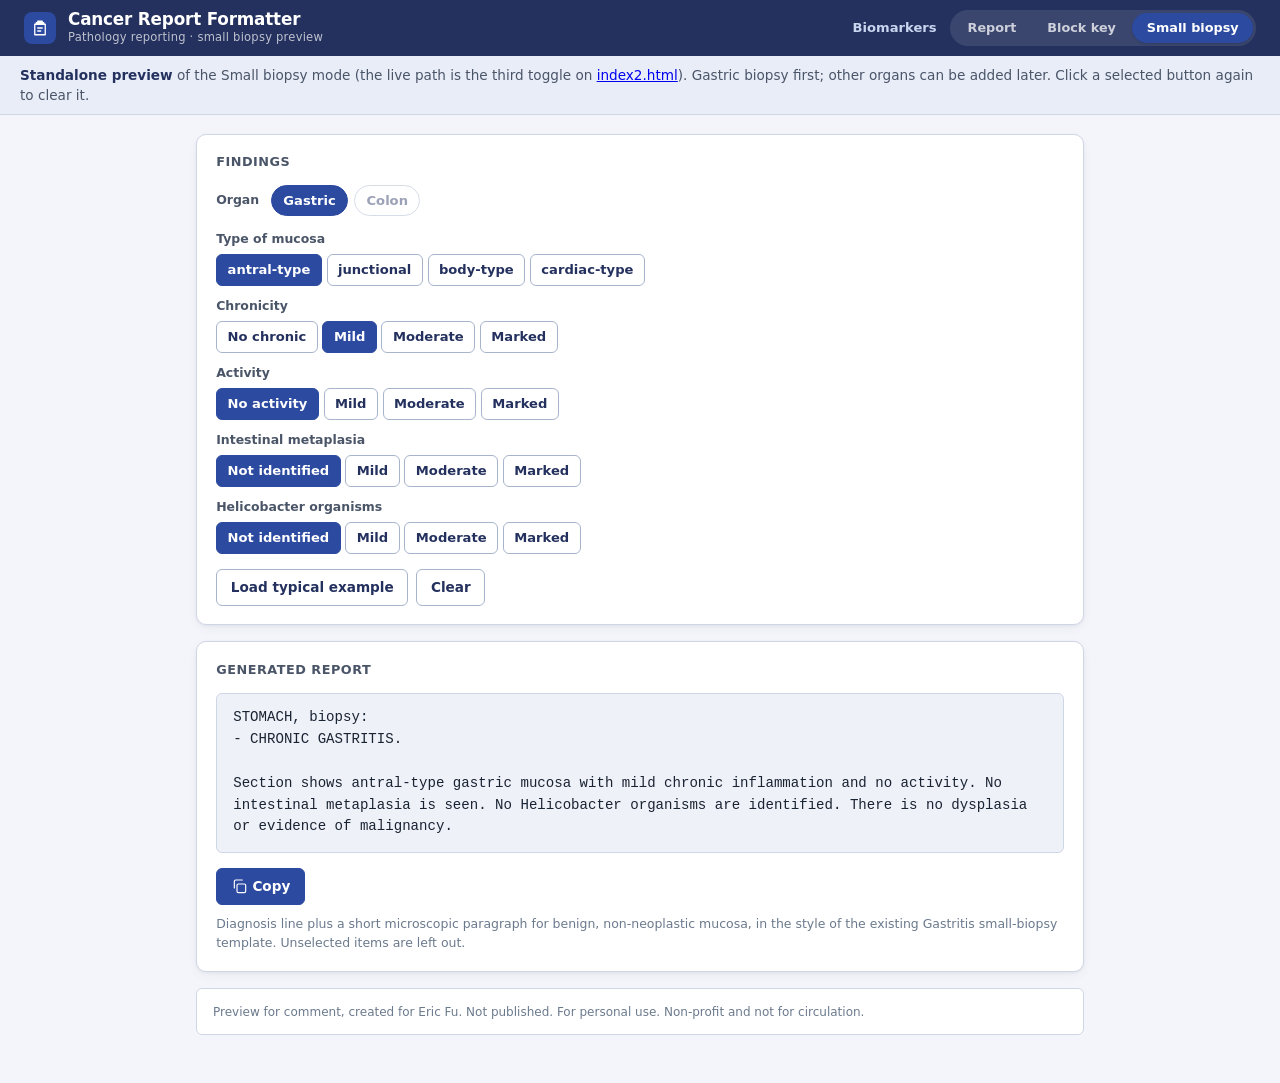
<file: preview/small-biopsy.html>
<!doctype html>
<html lang="en">
<head>
  <meta charset="utf-8"/>
  <meta name="viewport" content="width=device-width,initial-scale=1"/>
  <title>Small biopsy — preview (not live)</title>
  <style>
    :root {
      --bg: #f3f5fa;
      --surface: #ffffff;
      --surface-muted: #eef1f8;
      --border: #cfd6e6;
      --border-strong: #a8b4cc;
      --text: #1a2332;
      --text-secondary: #4a5568;
      --text-muted: #6b7a8d;
      --accent: #2c4aa0;
      --accent-hover: #243e88;
      --accent-soft: #e8edf8;
      --accent-ring: rgba(44, 74, 160, 0.35);
      --navy: #24315e;
      --danger: #b42318;
      --danger-soft: #fef3f2;
      --ok: #0d6e6e;
      --shadow-sm: 0 1px 2px rgba(26, 35, 50, 0.04);
      --shadow: 0 1px 3px rgba(26, 35, 50, 0.06), 0 4px 12px rgba(26, 35, 50, 0.04);
      --radius: 10px;
      --radius-sm: 6px;
      --font-ui: "Segoe UI", system-ui, -apple-system, Roboto, "Helvetica Neue", Arial, sans-serif;
      --font-mono: "SF Mono", "Cascadia Code", "Consolas", "Liberation Mono", Menlo, monospace;
      --header-h: 56px;
    }

    *, *::before, *::after { box-sizing: border-box; }
    html, body { margin: 0; padding: 0; }
    body {
      font-family: var(--font-ui);
      color: var(--text);
      background: var(--bg);
      line-height: 1.5;
      -webkit-font-smoothing: antialiased;
    }

    .app-header {
      height: var(--header-h);
      background: var(--navy);
      color: #fff;
      display: flex;
      align-items: center;
      justify-content: space-between;
      padding: 0 1.5rem;
      gap: 1rem;
      box-shadow: 0 1px 0 rgba(36, 49, 94, 0.25);
    }
    .app-brand { display: flex; align-items: center; gap: 0.75rem; min-width: 0; }
    .app-brand-mark {
      width: 32px; height: 32px; border-radius: 8px;
      background: var(--accent);
      display: grid; place-items: center; flex-shrink: 0;
    }
    .app-brand-mark svg {
      width: 18px; height: 18px; fill: none; stroke: #fff;
      stroke-width: 1.75; stroke-linecap: round; stroke-linejoin: round;
    }
    .app-title {
      font-size: 1.05rem; font-weight: 600; letter-spacing: -0.01em;
      margin: 0; line-height: 1.2;
    }
    .app-subtitle {
      font-size: 0.72rem; opacity: 0.7; font-weight: 400;
      margin: 0; letter-spacing: 0.02em;
    }
    .header-right { display: flex; align-items: center; gap: 0.85rem; flex-shrink: 0; }
    .header-link {
      color: #c9d6f0; text-decoration: none; font-size: 0.82rem; font-weight: 600;
    }
    .header-link:hover { text-decoration: underline; }

    .mode-switch {
      display: inline-flex;
      background: rgba(255,255,255,0.1);
      border-radius: 999px;
      padding: 3px;
      gap: 2px;
    }
    .mode-switch a, .mode-switch button, .mode-switch span {
      appearance: none;
      border: none;
      background: transparent;
      color: rgba(255,255,255,0.75);
      font-family: var(--font-ui);
      font-size: 0.8rem;
      font-weight: 550;
      padding: 0.4rem 0.9rem;
      border-radius: 999px;
      cursor: pointer;
      line-height: 1.3;
      text-decoration: none;
      display: inline-block;
    }
    .mode-switch a:hover { color: #fff; background: rgba(255,255,255,0.08); }
    .mode-switch .active {
      background: var(--accent);
      color: #fff;
      box-shadow: 0 1px 2px rgba(0,0,0,0.15);
      cursor: default;
    }

    .banner {
      background: var(--accent-soft);
      color: var(--text-secondary);
      font-size: 0.85rem;
      padding: 0.55rem 1.25rem;
      border-bottom: 1px solid var(--border);
    }
    .banner strong { color: var(--navy); }

    main {
      max-width: 920px;
      margin: 1.15rem auto 3rem;
      padding: 0 1rem;
      display: grid;
      gap: 1rem;
    }

    .card {
      background: var(--surface);
      border: 1px solid var(--border);
      border-radius: var(--radius);
      box-shadow: var(--shadow);
      padding: 1.1rem 1.2rem 1.15rem;
    }
    .card-header {
      display: flex;
      align-items: baseline;
      justify-content: space-between;
      gap: 0.75rem;
      margin-bottom: 0.85rem;
    }
    .card-title {
      font-size: 0.8rem;
      font-weight: 650;
      text-transform: uppercase;
      letter-spacing: 0.04em;
      color: var(--text-secondary);
      margin: 0;
    }

    .organ-row {
      display: flex;
      flex-wrap: wrap;
      align-items: center;
      gap: 0.4rem;
      margin-bottom: 0.9rem;
    }
    .organ-row .section-label { margin: 0 0.35rem 0 0; }
    .organ-btn {
      font: inherit;
      font-size: 0.82rem;
      font-weight: 650;
      padding: 0.28rem 0.7rem;
      border-radius: 999px;
      border: 1px solid var(--border-strong);
      background: var(--surface);
      color: var(--navy);
      cursor: default;
    }
    .organ-btn.active {
      background: var(--accent);
      border-color: var(--accent);
      color: #fff;
    }
    .organ-btn[disabled] {
      opacity: 0.45;
      cursor: not-allowed;
      font-weight: 550;
    }

    .groups { display: grid; gap: 0.7rem; }
    .group { min-width: 0; }
    .section-label {
      display: block;
      font-size: 0.78rem;
      font-weight: 650;
      color: var(--text-secondary);
      margin: 0 0 0.32rem;
    }
    .pads {
      display: flex;
      flex-wrap: wrap;
      gap: 0.3rem;
    }
    .pads button {
      font: inherit;
      font-size: 0.82rem;
      font-weight: 650;
      min-height: 2rem;
      padding: 0.2rem 0.65rem;
      border-radius: var(--radius-sm);
      border: 1px solid var(--border-strong);
      background: var(--surface);
      color: var(--navy);
      cursor: pointer;
    }
    .pads button:hover { background: var(--surface-muted); }
    .pads button.active {
      background: var(--accent);
      border-color: var(--accent);
      color: #fff;
    }
    .pads button:focus-visible,
    .btn-primary:focus-visible,
    .btn-secondary:focus-visible {
      outline: none;
      box-shadow: 0 0 0 3px var(--accent-ring);
    }

    .actions-bar {
      display: flex;
      flex-wrap: wrap;
      gap: 0.5rem;
      align-items: center;
      margin-top: 0.95rem;
    }
    .btn-primary, .btn-secondary {
      font: inherit;
      font-size: 0.85rem;
      font-weight: 600;
      border-radius: var(--radius-sm);
      padding: 0.45rem 0.85rem;
      cursor: pointer;
      border: 1px solid transparent;
      display: inline-flex;
      align-items: center;
      gap: 0.35rem;
    }
    .btn-primary { background: var(--accent); color: #fff; border-color: var(--accent); }
    .btn-primary:hover { background: var(--accent-hover); border-color: var(--accent-hover); }
    .btn-primary:disabled { opacity: 0.45; cursor: not-allowed; }
    .btn-secondary {
      background: var(--surface);
      color: var(--navy);
      border-color: var(--border-strong);
    }
    .btn-secondary:hover { background: var(--surface-muted); }
    .btn-icon {
      width: 16px; height: 16px; fill: none; stroke: currentColor;
      stroke-width: 1.75; stroke-linecap: round; stroke-linejoin: round;
    }
    .status-msg {
      min-height: 1.2em;
      font-size: 0.85rem;
      color: var(--text-muted);
    }
    .status-msg.ok { color: var(--ok); }
    .status-msg.err { color: var(--danger); }

    .output-pre {
      margin: 0;
      padding: 0.85rem 1rem;
      background: var(--surface-muted);
      border: 1px solid var(--border);
      border-radius: var(--radius-sm);
      font-family: var(--font-mono);
      font-size: 0.88rem;
      line-height: 1.55;
      white-space: pre-wrap;
      word-break: break-word;
      min-height: 7.5rem;
      color: var(--text);
    }
    .output-pre:empty::before {
      content: "Click options to generate a report…";
      color: var(--text-muted);
      font-style: italic;
      font-family: var(--font-ui);
    }

    .hint {
      margin: 0.65rem 0 0;
      font-size: 0.78rem;
      color: var(--text-muted);
    }
    .disclaimer {
      margin: 0;
      padding: 0.85rem 1rem;
      background: var(--surface);
      border: 1px solid var(--border);
      border-radius: var(--radius-sm);
      color: var(--text-muted);
      font-size: 0.75rem;
      line-height: 1.5;
    }

    @media (max-width: 720px) {
      .app-header { padding: 0 0.85rem; }
      .app-subtitle { display: none; }
      .mode-switch a, .mode-switch span { padding: 0.35rem 0.65rem; font-size: 0.75rem; }
    }
  </style>
</head>
<body>
  <header class="app-header">
    <div class="app-brand">
      <div class="app-brand-mark" aria-hidden="true">
        <svg viewBox="0 0 24 24"><path d="M9 3h6v2H9zM7 5h10v2H7zM5 7h14v14H5z"/><path d="M9 12h6M9 16h4"/></svg>
      </div>
      <div>
        <h1 class="app-title">Cancer Report Formatter</h1>
        <p class="app-subtitle">Pathology reporting · small biopsy preview</p>
      </div>
    </div>
    <div class="header-right">
      <a class="header-link" href="https://ericfumc.github.io/reporting/breast-biomarker.html">Biomarkers</a>
      <div class="mode-switch" role="tablist" aria-label="App mode (preview of placement)">
        <a href="https://ericfumc.github.io/reporting/index2.html" title="Opens the live formatter">Report</a>
        <a href="https://ericfumc.github.io/reporting/index2.html" title="Opens the live formatter">Block key</a>
        <span class="active" role="tab" aria-selected="true">Small biopsy</span>
      </div>
    </div>
  </header>

  <div class="banner">
    <strong>Standalone preview</strong> of the Small biopsy mode (the live path is the third toggle on
    <a href="https://ericfumc.github.io/reporting/index2.html">index2.html</a>).
    Gastric biopsy first; other organs can be added later. Click a selected button again to clear it.
  </div>

  <main>
    <section class="card" aria-labelledby="findings-title">
      <div class="card-header">
        <h2 class="card-title" id="findings-title">Findings</h2>
      </div>
      <div class="organ-row">
        <span class="section-label">Organ</span>
        <button type="button" class="organ-btn active" aria-pressed="true">Gastric</button>
        <button type="button" class="organ-btn" disabled title="Not in this preview">Colon</button>
      </div>
      <div class="groups" id="groups"></div>
      <div class="actions-bar">
        <button type="button" class="btn-secondary" id="btnTypical">Load typical example</button>
        <button type="button" class="btn-secondary" id="btnClear">Clear</button>
      </div>
    </section>

    <section class="card" aria-labelledby="report-title">
      <div class="card-header">
        <h2 class="card-title" id="report-title">Generated report</h2>
      </div>
      <pre id="output" class="output-pre" aria-live="polite" aria-label="Generated pathology report"></pre>
      <div class="actions-bar" role="toolbar" aria-label="Report actions">
        <button type="button" class="btn-primary" id="btnCopy" disabled>
          <svg class="btn-icon" viewBox="0 0 24 24" aria-hidden="true"><rect x="9" y="9" width="13" height="13" rx="2"/><path d="M5 15V5a2 2 0 0 1 2-2h10"/></svg>
          Copy
        </button>
        <span class="status-msg" id="status" role="status"></span>
      </div>
      <p class="hint">Diagnosis line plus a short microscopic paragraph for benign, non-neoplastic mucosa, in the style of the existing Gastritis small-biopsy template. Unselected items are left out.</p>
    </section>

    <p class="disclaimer">Preview for comment, created for Eric Fu. Not published. For personal use. Non-profit and not for circulation.</p>
  </main>

  <script src="gastric-biopsy-report.js"></script>
  <script>
    (function () {
      const api = window.GastricBiopsyReport;
      const groupsEl = document.getElementById("groups");
      const outputEl = document.getElementById("output");
      const copyBtn = document.getElementById("btnCopy");
      const statusEl = document.getElementById("status");

      const state = Object.assign({}, api.EMPTY, api.TYPICAL);

      api.GROUPS.forEach(function (group) {
        const row = document.createElement("div");
        row.className = "group";
        const lab = document.createElement("div");
        lab.className = "section-label";
        lab.id = "label-" + group.key;
        lab.textContent = group.label;
        const pads = document.createElement("div");
        pads.className = "pads";
        pads.setAttribute("role", "group");
        pads.setAttribute("aria-labelledby", lab.id);
        group.options.forEach(function (opt) {
          const btn = document.createElement("button");
          btn.type = "button";
          btn.textContent = opt.label;
          btn.dataset.group = group.key;
          btn.dataset.id = opt.id;
          btn.setAttribute("aria-pressed", "false");
          btn.addEventListener("click", function () {
            state[group.key] = state[group.key] === opt.id ? null : opt.id;
            render();
          });
          pads.appendChild(btn);
        });
        row.appendChild(lab);
        row.appendChild(pads);
        groupsEl.appendChild(row);
      });

      function setStatus(msg, kind) {
        statusEl.textContent = msg || "";
        statusEl.className = "status-msg" + (kind ? " " + kind : "");
      }

      function render() {
        groupsEl.querySelectorAll("button[data-group]").forEach(function (btn) {
          const on = state[btn.dataset.group] === btn.dataset.id;
          btn.classList.toggle("active", on);
          btn.setAttribute("aria-pressed", String(on));
        });
        const text = api.composeReport(state);
        outputEl.textContent = text;
        copyBtn.disabled = !text;
      }

      document.getElementById("btnClear").addEventListener("click", function () {
        Object.assign(state, api.EMPTY);
        setStatus("");
        render();
      });

      document.getElementById("btnTypical").addEventListener("click", function () {
        Object.assign(state, api.EMPTY, api.TYPICAL);
        setStatus("Typical mild chronic gastritis example loaded");
        render();
      });

      copyBtn.addEventListener("click", function () {
        const text = outputEl.textContent;
        if (!text) return;
        function ok() { setStatus("Copied", "ok"); }
        function fail() { setStatus("Copy failed — select the report and copy manually", "err"); }
        if (navigator.clipboard && navigator.clipboard.writeText) {
          navigator.clipboard.writeText(text).then(ok).catch(fail);
        } else {
          fail();
        }
      });

      render();
    })();
  </script>
</body>
</html>
</file>
